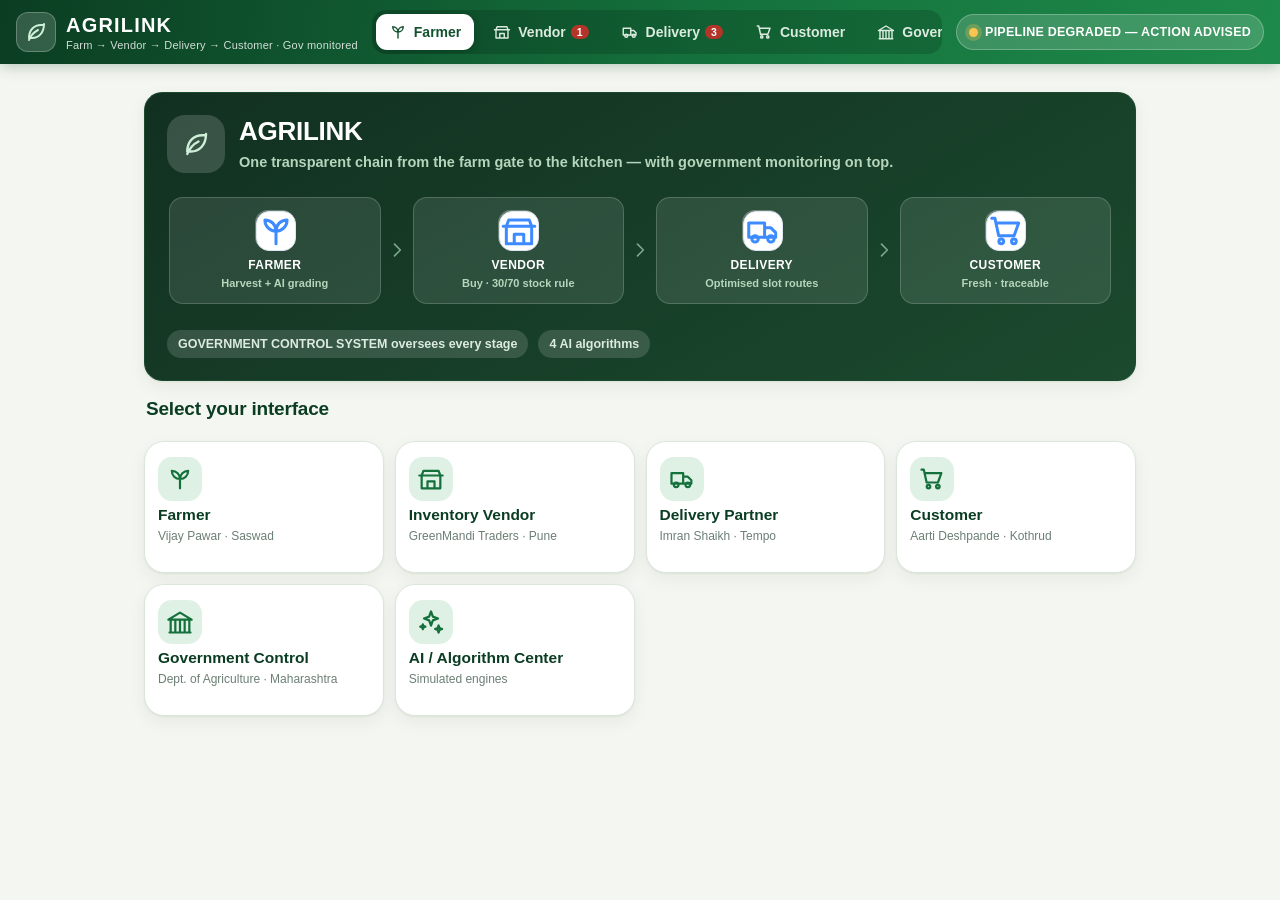
<file: index.html>
<!DOCTYPE html>
<html lang="en">
<head>
<meta charset="utf-8">
<meta name="viewport" content="width=device-width, initial-scale=1, viewport-fit=cover">
<meta name="theme-color" content="#14713C">
<meta name="description" content="AGRILINK — an agricultural supply chain app: Farmer → Inventory Vendor → Delivery Partner → Customer, with a Government monitoring system.">
<title>AGRILINK · Farm → Vendor → Delivery → Customer</title>

<!-- installable PWA-ish metadata -->
<link rel="manifest" href="site.webmanifest">
<meta name="mobile-web-app-capable" content="yes">
<meta name="apple-mobile-web-app-capable" content="yes">
<meta name="apple-mobile-web-app-status-bar-style" content="black-translucent">
<meta name="apple-mobile-web-app-title" content="AGRILINK">
<link rel="apple-touch-icon" href="assets/apple-touch-icon.png">
<link rel="icon" type="image/png" sizes="32x32" href="assets/favicon-32.png">
<link rel="icon" type="image/png" sizes="16x16" href="assets/favicon-16.png">

<!-- link previews (og:image / canonical are made absolute at boot, so sharing works on any Netlify domain) -->
<meta property="og:type" content="website">
<meta property="og:site_name" content="AGRILINK">
<meta property="og:title" content="AGRILINK — Farm → Vendor → Delivery → Customer">
<meta property="og:description" content="A monitored agricultural supply chain: 13 Indian languages, AI crop grading, max 3 vendors per lot, 30% free / 70% reserved stock, optimised delivery routes, kala-bajari alerts and batch traceability.">
<meta property="og:image" content="assets/og-cover.png">
<meta property="og:image:width" content="1200">
<meta property="og:image:height" content="630">
<meta name="twitter:card" content="summary_large_image">
<meta name="twitter:title" content="AGRILINK — Farm → Vendor → Delivery → Customer">
<meta name="twitter:description" content="An agricultural supply-chain app with a government control dashboard.">
<meta name="twitter:image" content="assets/og-cover.png">
<link rel="stylesheet" href="css/styles.css">
<style>
/* Hide any host-injected "Powered by Netlify" badge / drawer (Free-plan overlay).
   Cleanest removal: Netlify dashboard → Project configuration → General → Powered by Netlify badge → Off. */
[id*="netlify" i],[class*="netlify" i],iframe[src*="netlify" i],a[href*="netlify" i],[data-testid*="netlify" i]{display:none!important;visibility:hidden!important;pointer-events:none!important}
</style>
<link rel="icon" href="data:image/svg+xml,<svg xmlns='http://www.w3.org/2000/svg' viewBox='0 0 32 32'><rect width='32' height='32' rx='8' fill='%2314713C'/><path d='M24 8c0 9-5.5 14-12 14H9c0-8 5-13 12-13 1.5 0 3 0 3-.0z M9 24c2-5 5-8 9-10' stroke='%23CFEFD8' stroke-width='2.2' fill='none' stroke-linecap='round'/></svg>">
</head>
<body>
<div id="app">

  <header class="topbar">
    <div class="topbar-in">
      <div class="brand">
        <div class="brand-mark">
          <svg width="24" height="24" viewBox="0 0 24 24" fill="none" stroke="currentColor" stroke-width="2" stroke-linecap="round" stroke-linejoin="round"><path d="M20 4c0 9-5.5 14-12 14H5c0-8 5-13 12-13 1.5 0 3 0 3-.0z"/><path d="M5 20c2-5 5-8 9-10"/></svg>
        </div>
        <div>
          <div class="brand-t">AGRILINK</div>
          <div class="brand-s">Farm → Vendor → Delivery → Customer · Gov monitored</div>
        </div>
      </div>

      <nav class="roleswitch" id="roleSwitch" role="tablist" aria-label="Choose your interface"></nav>

      <div class="topactions">
        <div class="healthpill" id="healthPill" title="Algorithm 4 — pipeline health monitor">
          <span class="dot"></span><span class="lbl" id="healthTxt">CHECKING…</span>
        </div>
      </div>
    </div>
  </header>

  <main id="stage"></main>

  <div id="toasts" aria-live="polite"></div>
  <div id="modalRoot"></div>
  <div class="flash" id="flash"></div>
</div>

<script src="js/i18n.js"></script>
<script src="js/seed.js"></script>
<script src="js/algo.js"></script>
<script src="js/store.js"></script>
<script src="js/ui.js"></script>
<script src="js/apps/farmer.js"></script>
<script src="js/apps/vendor.js"></script>
<script src="js/apps/customer.js"></script>
<script src="js/apps/delivery.js"></script>
<script src="js/apps/gov.js"></script>
<script src="js/apps/center.js"></script>
<script src="js/demo.js"></script>
<script src="js/app.js"></script>
<script>
  /* boot + deploy-friendly absolute meta tags + deep links */
  (function () {
    try {
      var base = location.origin + location.pathname.replace(/[^/]*$/, '');
      var set = function (sel, attr, val) { var n = document.querySelector(sel); if (n) n.setAttribute(attr, val); };
      set('meta[property="og:image"]', 'content', base + 'assets/og-cover.png');
      set('meta[name="twitter:image"]', 'content', base + 'assets/og-cover.png');
      var mu = document.createElement('meta');
      mu.setAttribute('property', 'og:url'); mu.setAttribute('content', base); document.head.appendChild(mu);
      var lc = document.createElement('link'); lc.rel = 'canonical'; lc.href = base; document.head.appendChild(lc);
    } catch (e) { }
    function boot() { try { AG.app.init(); } catch (e) { console.error('AGRILINK boot failed', e); } }
    if (document.readyState === 'loading') document.addEventListener('DOMContentLoaded', boot);
    else boot();
  })();
</script>
<script>
/* Removes the host-injected "Powered by Netlify" badge/drawer if CSS alone is not enough.
   Watches only direct <body> children, so the app's own rendering is untouched. */
(function () {
  var RE = /netlify/i;
  function suspect(n) {
    try {
      if (!n || n.nodeType !== 1 || n.tagName === 'SCRIPT' || n.id === 'app') return false;
      var a = (n.id || '') + ' ' + (typeof n.className === 'string' ? n.className : '') + ' ' +
        ((n.getAttribute && (n.getAttribute('src') || '')) || '') + ' ' +
        ((n.getAttribute && (n.getAttribute('href') || '')) || '') + ' ' +
        ((n.getAttribute && (n.getAttribute('data-testid') || '')) || '');
      if (RE.test(a)) return true;
      if (n.querySelector && n.querySelector('[id*="netlify" i],[class*="netlify" i],iframe[src*="netlify" i],a[href*="netlify" i]')) return true;
    } catch (e) { }
    return false;
  }
  function sweep() {
    try {
      if (!document.body) return;
      for (var i = document.body.children.length - 1; i >= 0; i--) {
        var n = document.body.children[i];
        if (suspect(n)) n.parentNode.removeChild(n);
      }
      var deep = document.querySelectorAll('[id*="netlify" i],[class*="netlify" i],iframe[src*="netlify" i]');
      for (var j = 0; j < deep.length; j++) {
        var d = deep[j];
        if (d.closest && d.closest('#app')) continue;
        if (d.parentNode) d.parentNode.removeChild(d);
      }
    } catch (e) { }
  }
  sweep();
  document.addEventListener('DOMContentLoaded', sweep);
  if (window.MutationObserver && document.body) {
    try {
      new MutationObserver(function (muts) {
        for (var k = 0; k < muts.length; k++) {
          var added = muts[k].addedNodes;
          for (var m = 0; m < added.length; m++) if (suspect(added[m])) sweep();
        }
      }).observe(document.body, { childList: true });
    } catch (e) { }
  }
  setTimeout(sweep, 800); setTimeout(sweep, 2500); setTimeout(sweep, 6000);
})();
</script>
</body>
</html>
</file>
<file: css/styles.css>
/* ============================================================
   AGRILINK — Design system
   White/green agricultural identity for the four field apps,
   professional navy dashboard for government monitoring.
   Mobile-first · large tap targets · high readability.
   ============================================================ */
:root{
  --sai:env(safe-area-inset-bottom,0px); --tbh:118px;
  --g900:#0B3D22; --g800:#12512E; --g700:#14713C; --g600:#1E8A4A; --g500:#2E9E5B;
  --g300:#7FC79B; --g100:#DFF0E4; --g50:#F1F8F1;
  --ink:#12211A; --ink2:#3D5147; --ink3:#6C7F74; --line:#DCE7DC; --line2:#EDF2EC;
  --bg:#F4F7F1; --card:#FFFFFF;
  --amber:#D98A16; --amber-bg:#FFF5E2; --amber-line:#F2D9A6;
  --blue:#20609F; --blue-bg:#E9F1FB; --blue-line:#C3D8EE;
  --teal:#0E7C86; --teal-bg:#E4F5F6;
  --violet:#6348B8; --violet-bg:#F0EBFB;
  --red:#B3352A; --red-bg:#FDECEA; --red-line:#F3C9C4;
  --grey:#5D6B62; --grey-bg:#EEF1EE;
  --gov:#0F1E33; --gov2:#16293F; --gov-line:#26405C; --gov-accent:#3D8BFF; --gov-cyan:#28C7D6;
  --sh1:0 1px 2px rgba(16,40,25,.06),0 6px 18px rgba(16,40,25,.06);
  --sh2:0 2px 6px rgba(16,40,25,.08),0 16px 40px rgba(16,40,25,.10);
  --r:18px; --r-sm:12px; --r-lg:26px;
  --tap:54px;
  --fnt:-apple-system,BlinkMacSystemFont,"Segoe UI",Roboto,"Noto Sans","Noto Sans Devanagari","Noto Sans Bengali","Noto Sans Tamil","Noto Sans Telugu","Noto Sans Kannada","Noto Sans Malayalam","Noto Sans Gurmukhi","Noto Sans Oriya","Noto Sans Arabic",Helvetica,Arial,sans-serif;
}
*{box-sizing:border-box}
html,body{margin:0;padding:0}
body{font-family:var(--fnt);background:var(--bg);color:var(--ink);-webkit-font-smoothing:antialiased;font-size:16px;line-height:1.45}
body[dir="rtl"] .screen,body[dir="rtl"] .wide{direction:rtl}
h1,h2,h3,h4{margin:0;line-height:1.25;font-weight:800;letter-spacing:-.01em}
p{margin:0}
button{font-family:inherit}
svg.ic{flex:0 0 auto;display:block}
.muted{color:var(--ink3)}
.big{font-size:17px}
.center{text-align:center}
.row{display:flex;align-items:center;gap:10px}
.row.wrap{flex-wrap:wrap}
.between{display:flex;align-items:center;justify-content:space-between;gap:10px}
.grow{flex:1;min-width:0}
.trunc{overflow:hidden;text-overflow:ellipsis;white-space:nowrap}
.hide{display:none!important}

/* ============================ TOP BAR ============================ */
#app{min-height:100vh;min-height:100dvh;display:flex;flex-direction:column}
.topbar{position:sticky;top:0;z-index:60;background:linear-gradient(100deg,#0B3D22,#14713C 55%,#1E8A4A);color:#fff;
  box-shadow:0 2px 14px rgba(11,61,34,.28)}
.topbar-in{max-width:1500px;margin:0 auto;padding:10px 16px;display:flex;align-items:center;gap:14px;flex-wrap:wrap}
.brand{display:flex;align-items:center;gap:10px;min-width:0}
.brand-mark{width:40px;height:40px;border-radius:12px;background:rgba(255,255,255,.16);display:grid;place-items:center;border:1px solid rgba(255,255,255,.25)}
.brand-mark svg{color:#CFEFD8}
.brand-t{font-size:20px;font-weight:900;letter-spacing:.06em}
.brand-s{font-size:11px;opacity:.82;letter-spacing:.02em;margin-top:-2px}
.roleswitch{display:flex;gap:6px;overflow-x:auto;padding:4px;background:rgba(0,0,0,.16);border-radius:14px;scrollbar-width:none;flex:1;min-width:280px}
.roleswitch::-webkit-scrollbar{display:none}
.rchip{display:flex;align-items:center;gap:7px;padding:9px 13px;border-radius:11px;border:0;background:transparent;color:#DCEBDF;
  font-size:14px;font-weight:700;cursor:pointer;white-space:nowrap;transition:.16s}
.rchip:hover{background:rgba(255,255,255,.12);color:#fff}
.rchip[aria-selected="true"]{background:#fff;color:var(--g800);box-shadow:0 2px 10px rgba(0,0,0,.2)}
.rchip .badge{background:var(--red);color:#fff;border-radius:999px;font-size:10.5px;padding:1px 6px;font-weight:800;margin-left:-2px}
.topactions{display:flex;align-items:center;gap:8px;margin-left:auto}
.tbtn{display:flex;align-items:center;gap:7px;background:rgba(255,255,255,.14);border:1px solid rgba(255,255,255,.24);color:#fff;
  padding:9px 13px;border-radius:12px;font-size:13.5px;font-weight:700;cursor:pointer;transition:.16s;white-space:nowrap}
.tbtn:hover{background:rgba(255,255,255,.24)}
.tbtn.solid{background:#fff;color:var(--g800)}
.tbtn.warn{background:#FFD9A0;color:#7A4A05;border-color:#FFC578}
.healthpill{display:flex;align-items:center;gap:7px;padding:8px 12px;border-radius:999px;font-size:12.5px;font-weight:800;letter-spacing:.02em;
  background:rgba(255,255,255,.16);border:1px solid rgba(255,255,255,.26)}
.healthpill .dot{width:9px;height:9px;border-radius:50%;background:#5EE08A;box-shadow:0 0 0 4px rgba(94,224,138,.25);animation:blip 2.4s infinite}
.healthpill.warn .dot{background:#FFC44D;box-shadow:0 0 0 4px rgba(255,196,77,.25)}
.healthpill.bad .dot{background:#FF7A6B;box-shadow:0 0 0 4px rgba(255,122,107,.28)}
@keyframes blip{0%,100%{opacity:1}50%{opacity:.45}}

/* ============================ STAGE / DEVICE ============================ */
#stage{flex:1;display:flex;justify-content:center;align-items:flex-start;padding:18px 12px 34px;gap:18px;max-width:1500px;margin:0 auto;width:100%}
.device{width:100%;max-width:430px;background:#0E1B14;border-radius:44px;padding:11px;box-shadow:var(--sh2);position:sticky;top:86px}
.device-screen{background:var(--bg);border-radius:34px;overflow:hidden;height:min(858px,calc(100dvh - 150px));display:flex;flex-direction:column;position:relative}
.notch{position:absolute;top:9px;left:50%;transform:translateX(-50%);width:104px;height:22px;background:#0E1B14;border-radius:0 0 14px 14px;z-index:30;opacity:.9}
.statusbar{height:32px;display:flex;align-items:center;justify-content:space-between;padding:0 20px;font-size:11.5px;font-weight:700;color:var(--ink3);background:transparent;flex:0 0 auto}
.screen{flex:1;overflow-y:auto;overflow-x:hidden;-webkit-overflow-scrolling:touch;scroll-behavior:smooth;padding-bottom:14px}
.screen::-webkit-scrollbar{width:6px}.screen::-webkit-scrollbar-thumb{background:#C9D8C9;border-radius:9px}
.side-note{width:300px;flex:0 0 300px;position:sticky;top:96px}

/* app header inside screen */
.apphead{padding:14px 16px 12px;background:linear-gradient(160deg,#FFFFFF,#F0F7EE);border-bottom:1px solid var(--line);position:relative}
.apphead.green{background:linear-gradient(150deg,#14713C,#2E9E5B);color:#fff;border:0}
.apphead.green .muted{color:rgba(255,255,255,.82)}
.apphead h2{font-size:22px}
.apphead .sub{font-size:13.5px;margin-top:2px}
.head-row{display:flex;align-items:center;gap:11px}
.avatar{width:46px;height:46px;border-radius:15px;background:var(--g100);color:var(--g700);display:grid;place-items:center;font-weight:900;font-size:17px;flex:0 0 auto;border:1px solid var(--g100)}
.apphead.green .avatar{background:rgba(255,255,255,.2);color:#fff;border-color:rgba(255,255,255,.3)}
.iconbtn{width:44px;height:44px;border-radius:14px;border:1px solid var(--line);background:#fff;display:grid;place-items:center;color:var(--g700);cursor:pointer;position:relative;flex:0 0 auto}
.iconbtn:active{transform:scale(.95)}
.iconbtn .nb{position:absolute;top:-5px;right:-5px;background:var(--red);color:#fff;font-size:10.5px;font-weight:800;min-width:19px;height:19px;border-radius:999px;display:grid;place-items:center;padding:0 4px;border:2px solid #fff}
.apphead.green .iconbtn{background:rgba(255,255,255,.18);border-color:rgba(255,255,255,.3);color:#fff}

/* tab bar */
.tabbar{flex:0 0 auto;display:flex;background:#fff;border-top:1px solid var(--line);padding:6px 4px calc(6px + env(safe-area-inset-bottom))}
.tab{flex:1;display:flex;flex-direction:column;align-items:center;gap:3px;padding:8px 2px;border:0;background:transparent;color:var(--ink3);
  font-size:11px;font-weight:700;cursor:pointer;border-radius:12px;position:relative;min-height:56px;justify-content:center}
.tab[aria-selected="true"]{color:var(--g700);background:var(--g50)}
.tab[aria-selected="true"] svg{transform:translateY(-1px)}
.tab .nb{position:absolute;top:4px;right:calc(50% - 20px);background:var(--red);color:#fff;font-size:9.5px;font-weight:800;min-width:17px;height:17px;border-radius:999px;display:grid;place-items:center;padding:0 4px}
.tab.center-fab{position:relative}
.tab.center-fab .fab{width:52px;height:52px;border-radius:18px;background:linear-gradient(150deg,var(--g600),var(--g500));color:#fff;display:grid;place-items:center;
  box-shadow:0 8px 20px rgba(30,138,74,.4);margin-top:-22px;border:3px solid #fff}

/* ============================ COMPONENTS ============================ */
.sec{padding:14px 16px 4px}
.sec-h{display:flex;align-items:center;justify-content:space-between;gap:10px;margin-bottom:10px}
.sec-h h3{font-size:16.5px;color:var(--g900)}
.sec-h .link{font-size:13px;font-weight:800;color:var(--g600);background:none;border:0;cursor:pointer;display:flex;align-items:center;gap:3px}
.card{background:var(--card);border:1px solid var(--line);border-radius:var(--r);padding:14px;box-shadow:var(--sh1);margin-bottom:12px}
.card.tight{padding:11px}
.card.flat{box-shadow:none}
.card.green{background:linear-gradient(150deg,#F1F9F1,#E7F4E9);border-color:#CDE7D2}
.card.amber{background:var(--amber-bg);border-color:var(--amber-line)}
.card.blue{background:var(--blue-bg);border-color:var(--blue-line)}
.card.red{background:var(--red-bg);border-color:var(--red-line)}
.card.dark{background:linear-gradient(150deg,#123021,#1B4A2E);color:#EAF6EC;border-color:#1B4A2E}
.card.dark .muted{color:#B6D6BC}
.card-h{display:flex;align-items:flex-start;gap:11px}
.card-ic{width:44px;height:44px;border-radius:14px;display:grid;place-items:center;background:var(--g100);color:var(--g700);flex:0 0 auto}
.card-ic.amber{background:var(--amber-bg);color:var(--amber)}
.card-ic.blue{background:var(--blue-bg);color:var(--blue)}
.card-ic.red{background:var(--red-bg);color:var(--red)}
.card-ic.teal{background:var(--teal-bg);color:var(--teal)}
.card-ic.violet{background:var(--violet-bg);color:var(--violet)}
.card-t{font-size:16px;font-weight:800;color:var(--g900)}
.card-s{font-size:13px;color:var(--ink3);margin-top:1px}

/* buttons */
.btn{display:inline-flex;align-items:center;justify-content:center;gap:8px;min-height:48px;padding:11px 16px;border-radius:14px;border:1.5px solid transparent;
  font-size:16px;font-weight:800;cursor:pointer;transition:.15s;background:var(--g600);color:#fff;box-shadow:0 3px 10px rgba(30,138,74,.22);text-align:center}
.btn:hover{filter:brightness(1.05)}
.btn:active{transform:translateY(1px) scale(.99)}
.btn[disabled]{opacity:.45;cursor:not-allowed;box-shadow:none}
.btn.lg{min-height:var(--tap);font-size:18px;padding:14px 20px;border-radius:16px}
.btn.xl{min-height:64px;font-size:19px;border-radius:18px;width:100%}
.btn.block{width:100%}
.btn.ghost{background:#fff;color:var(--g700);border-color:var(--line);box-shadow:none}
.btn.soft{background:var(--g100);color:var(--g800);box-shadow:none}
.btn.amber{background:var(--amber);box-shadow:0 3px 10px rgba(217,138,22,.24)}
.btn.blue{background:var(--blue);box-shadow:0 3px 10px rgba(32,96,159,.22)}
.btn.red{background:var(--red);box-shadow:0 3px 10px rgba(179,53,42,.2)}
.btn.dark{background:var(--g900)}
.btn.sm{min-height:38px;font-size:14px;padding:7px 12px;border-radius:11px}
.btn-row{display:flex;gap:9px}
.btn-row .btn{flex:1}

/* big home actions (low-literacy friendly) */
.grid-actions{display:grid;grid-template-columns:1fr 1fr;gap:11px;padding:0 16px}
.grid-actions.three{grid-template-columns:1fr 1fr 1fr}
.bigact{display:flex;flex-direction:column;align-items:flex-start;gap:5px;padding:15px 13px;border-radius:20px;border:1.5px solid var(--line);
  background:#fff;cursor:pointer;min-height:104px;text-align:left;box-shadow:var(--sh1);transition:.15s;position:relative;overflow:hidden}
.bigact:hover{border-color:var(--g300);transform:translateY(-1px)}
.bigact:active{transform:scale(.98)}
.bigact-ic{width:44px;height:44px;border-radius:14px;background:var(--g100);color:var(--g700);display:grid;place-items:center}
.bigact-t{font-size:15.5px;font-weight:800;color:var(--g900);line-height:1.2}
.bigact-s{font-size:12px;color:var(--ink3);line-height:1.25}
.bigact.hero{grid-column:1/-1;background:linear-gradient(140deg,#14713C,#2E9E5B);border-color:#14713C;color:#fff;min-height:118px;flex-direction:row;align-items:center;gap:14px}
.bigact.hero .bigact-ic{width:60px;height:60px;border-radius:20px;background:rgba(255,255,255,.22);color:#fff}
.bigact.hero .bigact-t{color:#fff;font-size:20px}
.bigact.hero .bigact-s{color:rgba(255,255,255,.85);font-size:13px}
.bigact .nb{position:absolute;top:10px;right:10px;background:var(--red);color:#fff;font-size:11px;font-weight:800;min-width:21px;height:21px;border-radius:999px;display:grid;place-items:center;padding:0 5px}
.bigact.amber .bigact-ic{background:var(--amber-bg);color:var(--amber)}
.bigact.blue .bigact-ic{background:var(--blue-bg);color:var(--blue)}
.bigact.violet .bigact-ic{background:var(--violet-bg);color:var(--violet)}
.bigact.teal .bigact-ic{background:var(--teal-bg);color:var(--teal)}

/* pills / badges */
.pill{display:inline-flex;align-items:center;gap:5px;padding:4px 10px;border-radius:999px;font-size:12.5px;font-weight:800;background:var(--grey-bg);color:var(--grey);border:1px solid transparent;white-space:nowrap}
.pill.green{background:var(--g100);color:var(--g800)}
.pill.amber{background:var(--amber-bg);color:#8A5A0B}
.pill.blue{background:var(--blue-bg);color:var(--blue)}
.pill.red{background:var(--red-bg);color:var(--red)}
.pill.teal{background:var(--teal-bg);color:var(--teal)}
.pill.violet{background:var(--violet-bg);color:var(--violet)}
.pill.grey{background:var(--grey-bg);color:var(--grey)}
.pill.dark{background:var(--g900);color:#fff}
.pill.lg{font-size:14px;padding:7px 13px}
.pill-row{display:flex;gap:6px;flex-wrap:wrap}

/* stats */
.stat{display:flex;align-items:center;gap:11px;background:#fff;border:1px solid var(--line);border-radius:16px;padding:12px;box-shadow:var(--sh1)}
.stat-ic{width:42px;height:42px;border-radius:13px;background:var(--g100);color:var(--g700);display:grid;place-items:center;flex:0 0 auto}
.stat-v{font-size:20px;font-weight:900;color:var(--g900);line-height:1.1}
.stat-l{font-size:12.5px;color:var(--ink3);font-weight:600}
.stat-s{font-size:11.5px;color:var(--g600);font-weight:700;margin-top:1px}
.stat.amber .stat-ic{background:var(--amber-bg);color:var(--amber)} .stat.amber .stat-v{color:#8A5A0B}
.stat.blue .stat-ic{background:var(--blue-bg);color:var(--blue)} .stat.blue .stat-v{color:var(--blue)}
.stat.red .stat-ic{background:var(--red-bg);color:var(--red)} .stat.red .stat-v{color:var(--red)}
.stat.teal .stat-ic{background:var(--teal-bg);color:var(--teal)} .stat.teal .stat-v{color:var(--teal)}
.stat.violet .stat-ic{background:var(--violet-bg);color:var(--violet)} .stat.violet .stat-v{color:var(--violet)}
.stats2{display:grid;grid-template-columns:1fr 1fr;gap:10px}
.stats3{display:grid;grid-template-columns:1fr 1fr 1fr;gap:9px}

/* progress + split */
.prog{height:9px;background:#E8EFE6;border-radius:99px;overflow:hidden}
.prog-bar{height:100%;background:linear-gradient(90deg,var(--g600),var(--g500));border-radius:99px;transition:width .5s}
.prog-bar.amber{background:linear-gradient(90deg,#E0A02C,#F0C060)}
.prog-bar.blue{background:linear-gradient(90deg,#2A6CB0,#5AA0DC)}
.prog-bar.red{background:linear-gradient(90deg,#C0453A,#E0796E)}
.prog-label{font-size:12px;color:var(--ink3);margin-top:5px;font-weight:600}
.split{margin:4px 0 2px}
.split-bar{display:flex;height:34px;border-radius:12px;overflow:hidden;border:1.5px solid var(--line);background:#fff}
.split-free{background:repeating-linear-gradient(135deg,#F2C879,#F2C879 8px,#EBB95F 8px,#EBB95F 16px);display:grid;place-items:center;min-width:34px}
.split-res{background:linear-gradient(120deg,#1E8A4A,#2E9E5B);display:grid;place-items:center;min-width:44px}
.split-bar span{color:#fff;font-size:13px;font-weight:900;text-shadow:0 1px 2px rgba(0,0,0,.25)}
.split-free span{color:#5C3C05;text-shadow:none}
.split-legend{display:flex;gap:12px;flex-wrap:wrap;margin-top:8px;font-size:12.5px;color:var(--ink2);font-weight:600}
.split-legend .lg{display:flex;align-items:center;gap:6px}
.split-legend i{width:13px;height:13px;border-radius:4px;display:block}
.split-legend .free i{background:#EBB95F}
.split-legend .res i{background:var(--g600)}
.split-legend b{color:var(--g900)}

/* lists */
.list{display:flex;flex-direction:column;gap:10px}
.li{display:flex;align-items:center;gap:12px;background:#fff;border:1px solid var(--line);border-radius:16px;padding:12px;box-shadow:var(--sh1);cursor:pointer;transition:.14s;width:100%;text-align:left}
.li:hover{border-color:var(--g300)}
.li:active{transform:scale(.99)}
.li.static{cursor:default}
.li-ic{width:44px;height:44px;border-radius:14px;background:var(--g50);color:var(--g700);display:grid;place-items:center;flex:0 0 auto;border:1px solid var(--line2)}
.li-t{font-size:15.5px;font-weight:800;color:var(--g900)}
.li-s{font-size:13px;color:var(--ink3);margin-top:1px}
.li-r{text-align:right;font-size:14px;font-weight:800;color:var(--g700);flex:0 0 auto}
.empty{display:flex;flex-direction:column;align-items:center;gap:9px;padding:32px 18px;color:var(--ink3);text-align:center}
.empty svg{color:#B9CBB9}
.empty p{font-size:14.5px;max-width:280px}

/* forms */
.field{margin-bottom:12px}
.field label{display:block;font-size:13.5px;font-weight:800;color:var(--ink2);margin-bottom:6px}
.input,.select,.textarea{width:100%;min-height:52px;padding:13px 14px;border-radius:14px;border:1.5px solid var(--line);background:#fff;
  font-size:17px;font-weight:600;color:var(--ink);font-family:inherit}
.input:focus,.select:focus,.textarea:focus{outline:none;border-color:var(--g500);box-shadow:0 0 0 4px rgba(46,158,91,.14)}
.textarea{min-height:80px;resize:vertical}
.hint{font-size:12.5px;color:var(--ink3);margin-top:5px}
.stepper-input{display:flex;align-items:center;gap:9px}
.stepper-input button{width:52px;height:52px;border-radius:15px;border:1.5px solid var(--line);background:#fff;color:var(--g700);font-size:24px;font-weight:900;cursor:pointer}
.stepper-input .val{flex:1;text-align:center;font-size:22px;font-weight:900;color:var(--g900);background:var(--g50);border-radius:15px;padding:11px;border:1.5px solid var(--line2)}
.slider{-webkit-appearance:none;appearance:none;width:100%;height:12px;border-radius:99px;background:linear-gradient(90deg,var(--g500) var(--p,40%),#E1E9DF var(--p,40%));outline:none}
.slider::-webkit-slider-thumb{-webkit-appearance:none;width:34px;height:34px;border-radius:50%;background:#fff;border:5px solid var(--g600);cursor:pointer;box-shadow:0 3px 10px rgba(0,0,0,.2)}
.slider::-moz-range-thumb{width:26px;height:26px;border-radius:50%;background:#fff;border:5px solid var(--g600);cursor:pointer}
.chips{display:flex;gap:8px;flex-wrap:wrap}
.chip{padding:11px 15px;border-radius:14px;border:1.5px solid var(--line);background:#fff;font-size:15px;font-weight:800;color:var(--ink2);cursor:pointer}
.chip[aria-pressed="true"]{background:var(--g600);border-color:var(--g600);color:#fff}
.chip.sm{padding:7px 11px;font-size:13px;border-radius:11px}

/* stepper (journey) */
.stepper{display:flex;align-items:flex-start;gap:0;padding:4px 0 2px;overflow-x:auto;scrollbar-width:none}
.stepper::-webkit-scrollbar{display:none}
.stp{display:flex;flex-direction:column;align-items:center;gap:5px;min-width:62px;text-align:center}
.stp-dot{width:26px;height:26px;border-radius:50%;background:#E4EBE2;color:var(--ink3);display:grid;place-items:center;font-size:12px;font-weight:900;border:2px solid #fff;box-shadow:0 0 0 1.5px var(--line)}
.stp.done .stp-dot{background:var(--g600);color:#fff;box-shadow:0 0 0 1.5px var(--g600)}
.stp.now .stp-dot{background:#fff;color:var(--g700);box-shadow:0 0 0 3px var(--g500);animation:pulsering 1.8s infinite}
@keyframes pulsering{0%,100%{box-shadow:0 0 0 3px var(--g500)}50%{box-shadow:0 0 0 6px rgba(46,158,91,.35)}}
.stp-l{font-size:10.5px;font-weight:700;color:var(--ink3);line-height:1.2;max-width:70px}
.stp.done .stp-l,.stp.now .stp-l{color:var(--g800)}
.stp-line{flex:1;height:3px;background:var(--line);margin-top:12px;min-width:12px;border-radius:2px}
.stp-line.done{background:var(--g500)}

/* map */
.map-wrap{position:relative;border-radius:16px;overflow:hidden;border:1px solid var(--line);background:#F2F8EC}
.map{display:block;width:100%}
.map-lbl{font-size:10.5px;font-weight:800;fill:#243A2B;paint-order:stroke;stroke:#fff;stroke-width:3px;stroke-linejoin:round}
.map-lbl.r{fill:#14713C;font-size:12px}
.map-num{font-size:12px;font-weight:900}
.route-line{animation:dash 1.1s linear infinite}
@keyframes dash{to{stroke-dashoffset:-36}}
.pulse{animation:pulse 1.9s ease-out infinite}
@keyframes pulse{0%{r:8;opacity:.45}100%{r:22;opacity:0}}
.map-legend{display:flex;gap:12px;flex-wrap:wrap;padding:9px 11px;background:#fff;border-top:1px solid var(--line);font-size:11.5px;font-weight:700;color:var(--ink2)}
.map-legend span{display:flex;align-items:center;gap:5px}
.map-legend i{width:11px;height:11px;border-radius:50%;display:block}
.map-empty{padding:26px;text-align:center;color:var(--ink3);background:var(--g50);border-radius:16px;border:1px dashed var(--line)}

/* donut / bars / gauge */
.donut{display:block;margin:0 auto}
.donut-v{font-size:22px;font-weight:900;fill:var(--g900)}
.donut-l{font-size:10.5px;font-weight:700;fill:var(--ink3)}
.bars{display:block}
.bar-v{font-size:10px;font-weight:800;fill:var(--g800)}
.bar-l{font-size:9.5px;font-weight:700;fill:var(--ink3)}
.spark{display:block}
.gauge{position:relative;text-align:center;width:118px}
.gauge-svg{width:100%;color:var(--g500)}
.gauge.amber .gauge-svg{color:var(--amber)} .gauge.red .gauge-svg{color:var(--red)} .gauge.blue .gauge-svg{color:var(--blue)}
.gauge-v{position:absolute;top:26px;left:0;right:0;font-size:22px;font-weight:900;color:var(--g900)}
.gauge-v small{font-size:12px;font-weight:800;color:var(--ink3)}
.gauge-l{font-size:11.5px;font-weight:700;color:var(--ink3);margin-top:-6px}

/* modal / toast */
.modal-wrap{position:fixed;inset:0;z-index:200;display:flex;align-items:center;justify-content:center;padding:18px;opacity:0;transition:.2s}
.modal-wrap.in{opacity:1}
.modal-bg{position:absolute;inset:0;background:rgba(9,26,16,.55);backdrop-filter:blur(2px)}
.modal{position:relative;background:#fff;border-radius:22px;max-width:520px;width:100%;max-height:86vh;display:flex;flex-direction:column;box-shadow:0 24px 70px rgba(0,0,0,.35);transform:translateY(10px) scale(.98);transition:.22s}
.modal-wrap.in .modal{transform:none}
.modal.wide{max-width:920px}
.modal-h{display:flex;align-items:center;gap:10px;padding:15px 16px;border-bottom:1px solid var(--line)}
.modal-h svg{color:var(--g700)}
.modal-h h3{font-size:17.5px;flex:1;color:var(--g900)}
.modal-b{padding:16px;overflow-y:auto}
.modal-f{padding:13px 16px;border-top:1px solid var(--line);display:flex;gap:9px}
.modal-f .btn{flex:1}
.icbtn{width:36px;height:36px;border-radius:11px;border:1px solid var(--line);background:#fff;color:var(--ink3);display:grid;place-items:center;cursor:pointer}
.modal-wrap.sheet{align-items:flex-end;padding:0}
.modal-wrap.sheet .modal{max-width:430px;border-radius:26px 26px 0 0;margin:0 auto;width:100%}
#toasts{position:fixed;left:50%;transform:translateX(-50%);bottom:22px;z-index:300;display:flex;flex-direction:column;gap:8px;align-items:center;pointer-events:none;width:min(430px,92vw)}
.toast{display:flex;align-items:center;gap:9px;background:#123021;color:#EAF6EC;padding:12px 15px;border-radius:15px;font-size:14.5px;font-weight:700;
  box-shadow:0 12px 30px rgba(0,0,0,.3);opacity:0;transform:translateY(14px);transition:.28s;max-width:100%}
.toast.in{opacity:1;transform:none}
.toast svg{color:#7FE0A3;flex:0 0 auto}
.toast.bad{background:#5E1B14}.toast.bad svg{color:#FF9C8E}
.toast.warn{background:#5C430A}.toast.warn svg{color:#FFD479}

/* ============================================================
   FARMER APP specifics
   ============================================================ */
.langwrap{padding:20px 18px 30px;background:linear-gradient(170deg,#0F5130,#2E9E5B 60%,#7FC79B);min-height:100%;color:#fff}
.langwrap .lm{width:76px;height:76px;border-radius:26px;background:rgba(255,255,255,.18);display:grid;place-items:center;margin:6px auto 14px;border:1px solid rgba(255,255,255,.3)}
.langwrap h1{font-size:26px;text-align:center}
.langwrap .lsub{text-align:center;font-size:14.5px;opacity:.9;margin-top:6px;margin-bottom:20px}
.langgrid{display:grid;grid-template-columns:1fr 1fr;gap:10px}
.langbtn{background:rgba(255,255,255,.95);border:2px solid transparent;border-radius:18px;padding:15px 12px;cursor:pointer;text-align:center;color:var(--g900);
  min-height:78px;display:flex;flex-direction:column;align-items:center;justify-content:center;gap:2px;transition:.15s;box-shadow:0 4px 14px rgba(0,0,0,.12)}
.langbtn:hover{transform:translateY(-2px)}
.langbtn[aria-pressed="true"]{background:#FFD98A;border-color:#fff}
.langbtn .native{font-size:19px;font-weight:900;line-height:1.15}
.langbtn .en{font-size:12px;font-weight:700;color:var(--ink3)}

/* camera */
.cam{background:#FCFDFB;min-height:100%;display:flex;flex-direction:column;padding:16px}
.cam-top{display:flex;align-items:center;justify-content:space-between;margin-bottom:8px}
.cam-stage{flex:1;display:grid;place-items:center;position:relative;padding:8px 0}
.cam-frame{width:min(78vw,300px);aspect-ratio:1/1;position:relative;background:#fff;border-radius:22px;box-shadow:0 0 0 3px #DCE7DC,0 18px 50px rgba(16,40,25,.10)}
.cam-frame .corner{position:absolute;width:42px;height:42px;border:6px solid var(--g600);border-radius:6px}
.cam-frame .c1{top:-4px;left:-4px;border-right:0;border-bottom:0;border-radius:16px 0 0 0}
.cam-frame .c2{top:-4px;right:-4px;border-left:0;border-bottom:0;border-radius:0 16px 0 0}
.cam-frame .c3{bottom:-4px;left:-4px;border-right:0;border-top:0;border-radius:0 0 0 16px}
.cam-frame .c4{bottom:-4px;right:-4px;border-left:0;border-top:0;border-radius:0 0 16px 0}
.cam-inner{position:absolute;inset:14px;display:grid;place-items:center;border-radius:14px;overflow:hidden;background:linear-gradient(160deg,#F5FAF0,#EAF4E6)}
.cam-hint{position:absolute;inset:0;display:flex;flex-direction:column;align-items:center;justify-content:center;gap:8px;color:var(--g700);text-align:center;padding:14px}
.cam-hint .t{font-size:17px;font-weight:900;color:var(--g900);line-height:1.3}
.cam-hint .s{font-size:13.5px;color:var(--ink3);font-weight:600}
.cam-scan{position:absolute;left:6%;right:6%;height:4px;border-radius:4px;background:linear-gradient(90deg,transparent,#2E9E5B,transparent);animation:scan 2.1s ease-in-out infinite;box-shadow:0 0 16px rgba(46,158,91,.7)}
@keyframes scan{0%{top:8%}50%{top:88%}100%{top:8%}}
.cam-photo{position:absolute;inset:0;display:grid;place-items:center;animation:pop .35s}
@keyframes pop{from{transform:scale(1.14);opacity:0}to{transform:none;opacity:1}}
.cam-bar{display:flex;align-items:center;justify-content:space-between;gap:14px;padding:14px 4px 4px}
.shutter{width:82px;height:82px;border-radius:50%;background:#fff;border:6px solid var(--g600);cursor:pointer;position:relative;box-shadow:0 8px 24px rgba(30,138,74,.3);transition:.12s}
.shutter:active{transform:scale(.93)}
.shutter::after{content:"";position:absolute;inset:7px;border-radius:50%;background:linear-gradient(150deg,var(--g600),var(--g500))}
.cam-side{width:60px;height:60px;border-radius:20px;border:1.5px solid var(--line);background:#fff;display:grid;place-items:center;color:var(--g700);cursor:pointer}
.flash{position:fixed;inset:0;background:#fff;opacity:0;pointer-events:none;z-index:400}
.flash.go{animation:flash .42s}
@keyframes flash{0%{opacity:0}18%{opacity:.95}100%{opacity:0}}

/* AI analysing */
.analyzing{min-height:100%;background:linear-gradient(170deg,#0B3D22,#14713C 55%,#1E8A4A);color:#fff;padding:22px 18px;display:flex;flex-direction:column;align-items:center}
.ring{width:150px;height:150px;position:relative;margin:14px 0 10px}
.ring svg{transform:rotate(-90deg)}
.ring-v{position:absolute;inset:0;display:grid;place-items:center;font-size:30px;font-weight:900}
.an-title{font-size:21px;font-weight:900;text-align:center}
.an-sub{font-size:14px;opacity:.85;text-align:center;margin-top:4px}
.an-list{width:100%;max-width:340px;margin-top:18px;display:flex;flex-direction:column;gap:7px}
.an-item{display:flex;align-items:center;gap:10px;background:rgba(255,255,255,.11);border:1px solid rgba(255,255,255,.16);border-radius:13px;padding:9px 12px;font-size:14px;font-weight:700;opacity:0;transform:translateY(6px);animation:slidein .35s forwards}
@keyframes slidein{to{opacity:1;transform:none}}
.an-item svg{color:#8FE6AE}
.an-item .val{margin-left:auto;font-weight:900;color:#D6F5DF;font-size:13.5px}

/* result cards */
.res-grid{display:grid;grid-template-columns:1fr 1fr;gap:10px}
.res{background:#fff;border:1px solid var(--line);border-radius:16px;padding:11px 12px;box-shadow:var(--sh1)}
.res-l{font-size:11.5px;font-weight:800;color:var(--ink3);text-transform:uppercase;letter-spacing:.03em;display:flex;align-items:center;gap:5px}
.res-v{font-size:19px;font-weight:900;color:var(--g900);margin-top:3px;line-height:1.15}
.res-s{font-size:11.5px;color:var(--ink3);font-weight:600;margin-top:2px}
.res.full{grid-column:1/-1}
.res.hero{background:linear-gradient(150deg,#14713C,#2E9E5B);border-color:#14713C;color:#fff}
.res.hero .res-l{color:rgba(255,255,255,.8)} .res.hero .res-v{color:#fff;font-size:26px} .res.hero .res-s{color:rgba(255,255,255,.85)}
.priceband{position:relative;height:56px;background:linear-gradient(90deg,#FDECEA,#FFF5E2 30%,#E7F4E9 62%,#FFF5E2 84%,#FDECEA);border-radius:14px;border:1px solid var(--line);margin:10px 0 4px}
.priceband .tick{position:absolute;top:0;bottom:0;width:2px;background:#B9CBB9}
.priceband .sug{position:absolute;top:-7px;transform:translateX(-50%);background:var(--g900);color:#fff;font-size:11px;font-weight:900;padding:3px 8px;border-radius:999px;white-space:nowrap}
.priceband .marker{position:absolute;bottom:-9px;transform:translateX(-50%);background:var(--amber);color:#fff;font-size:11px;font-weight:900;padding:3px 8px;border-radius:999px;white-space:nowrap;box-shadow:0 3px 8px rgba(0,0,0,.2)}
.priceband .lo,.priceband .hi{position:absolute;bottom:5px;font-size:11px;font-weight:800;color:var(--ink3)}
.priceband .lo{left:8px}.priceband .hi{right:8px}

/* bids */
.bidcard{border:1.5px solid var(--line);border-radius:18px;background:#fff;padding:13px;box-shadow:var(--sh1);margin-bottom:11px}
.bidcard.best{border-color:var(--g500);background:linear-gradient(160deg,#F2FAF3,#fff)}
.bidcard.won{border-color:var(--g600);background:linear-gradient(160deg,#E7F4E9,#fff)}
.bidcard.lost{opacity:.72}
.bid-top{display:flex;align-items:center;gap:10px}
.bid-price{font-size:26px;font-weight:900;color:var(--g800);line-height:1}
.meta{display:grid;grid-template-columns:1fr 1fr;gap:7px;margin:10px 0}
.meta div{background:var(--g50);border:1px solid var(--line2);border-radius:12px;padding:8px 10px}
.meta .k{font-size:11px;font-weight:800;color:var(--ink3);text-transform:uppercase;letter-spacing:.02em}
.meta .v{font-size:15px;font-weight:800;color:var(--g900);margin-top:1px}
.rating{display:flex;align-items:center;gap:4px;font-weight:900;color:var(--amber);font-size:14px}

/* AI assistant */
.chat{display:flex;flex-direction:column;gap:11px;padding:4px 0 10px}
.msg{max-width:85%;padding:12px 14px;border-radius:18px;font-size:16px;line-height:1.45;font-weight:600;animation:pop2 .25s}
@keyframes pop2{from{opacity:0;transform:translateY(8px)}to{opacity:1;transform:none}}
.msg.user{align-self:flex-end;background:var(--g600);color:#fff;border-bottom-right-radius:6px}
.msg.ai{align-self:flex-start;background:#fff;border:1px solid var(--line);color:var(--ink);border-bottom-left-radius:6px;box-shadow:var(--sh1)}
.msg.ai .who{display:flex;align-items:center;gap:6px;font-size:11.5px;font-weight:900;color:var(--g600);margin-bottom:5px;text-transform:uppercase;letter-spacing:.04em}
.msg .speakbtn{margin-top:9px;display:inline-flex;align-items:center;gap:6px;background:var(--g50);border:1px solid var(--line);color:var(--g700);border-radius:999px;padding:5px 11px;font-size:12.5px;font-weight:800;cursor:pointer}
.micbar{position:sticky;bottom:0;background:linear-gradient(0deg,#F4F7F1 62%,rgba(244,247,241,0));padding:12px 16px 8px;display:flex;gap:9px;align-items:flex-end}
.micbtn{width:74px;height:74px;border-radius:26px;background:linear-gradient(150deg,var(--g600),var(--g500));color:#fff;border:0;display:grid;place-items:center;cursor:pointer;
  box-shadow:0 10px 26px rgba(30,138,74,.4);flex:0 0 auto;transition:.15s}
.micbtn:active{transform:scale(.94)}
.micbtn.listening{background:linear-gradient(150deg,#C0392B,#E0796E);animation:pulse-mic 1.2s infinite}
@keyframes pulse-mic{0%,100%{box-shadow:0 0 0 0 rgba(192,57,43,.5)}50%{box-shadow:0 0 0 16px rgba(192,57,43,0)}}
.mic-input{flex:1;display:flex;gap:8px;background:#fff;border:1.5px solid var(--line);border-radius:20px;padding:7px 7px 7px 14px;align-items:center}
.mic-input input{flex:1;border:0;outline:none;font-size:16px;font-weight:600;font-family:inherit;background:transparent;min-width:0}
.qchips{display:flex;gap:8px;overflow-x:auto;padding:2px 16px 10px;scrollbar-width:none}
.qchips::-webkit-scrollbar{display:none}
.qchip{flex:0 0 auto;background:#fff;border:1.5px solid var(--line);border-radius:999px;padding:10px 14px;font-size:14px;font-weight:700;color:var(--g800);cursor:pointer}
.qchip:active{background:var(--g50)}

/* notifications */
.notif{display:flex;gap:11px;background:#fff;border:1px solid var(--line);border-left:5px solid var(--g500);border-radius:14px;padding:12px;box-shadow:var(--sh1);margin-bottom:9px}
.notif.unread{background:linear-gradient(100deg,#F2FAF3,#fff)}
.notif.bid{border-left-color:var(--amber)} .notif.payment{border-left-color:var(--g600)}
.notif.compliance{border-left-color:var(--red)} .notif.tip{border-left-color:var(--blue)}
.notif-ic{width:40px;height:40px;border-radius:13px;background:var(--g50);color:var(--g700);display:grid;place-items:center;flex:0 0 auto}
.notif-t{font-size:15px;font-weight:800;color:var(--g900)}
.notif-b{font-size:13.5px;color:var(--ink2);margin-top:2px;line-height:1.4}
.notif-ts{font-size:11.5px;color:var(--ink3);font-weight:700;margin-top:4px}

/* tips */
.tipcard{border-radius:18px;padding:14px;border:1px solid var(--line);background:#fff;box-shadow:var(--sh1);margin-bottom:11px}
.tipcard .th{display:flex;align-items:center;gap:8px;font-size:12px;font-weight:900;text-transform:uppercase;letter-spacing:.04em;margin-bottom:7px}
.tipcard p{font-size:15px;color:var(--ink2);line-height:1.5;font-weight:600}
.tipcard.weather{background:linear-gradient(150deg,#E9F3FC,#F5FAFF);border-color:#CDE2F5}
.tipcard.weather .th{color:var(--blue)}
.tipcard.market{background:linear-gradient(150deg,#FFF6E6,#FFFCF4);border-color:#F0DCB4}
.tipcard.market .th{color:#8A5A0B}
.tipcard.ai{background:linear-gradient(150deg,#EFF8F0,#F7FCF7);border-color:#CDE7D2}
.tipcard.ai .th{color:var(--g700)}

/* ============================================================
   VENDOR APP
   ============================================================ */
.oppcard{border:1.5px solid var(--line);border-radius:18px;background:#fff;padding:13px;box-shadow:var(--sh1);margin-bottom:11px}
.oppcard.invited{border-color:var(--g300);background:linear-gradient(165deg,#F4FBF5,#fff)}
.scorebar{display:flex;align-items:center;gap:8px}
.scorebar .prog{flex:1}
.score-v{font-size:15px;font-weight:900;color:var(--g800)}
.factors{display:grid;grid-template-columns:1fr 1fr;gap:6px;margin-top:9px}
.factor{display:flex;align-items:center;gap:7px;font-size:11.5px;font-weight:700;color:var(--ink2)}
.factor .prog{flex:1;height:6px}
.factor .fv{width:26px;text-align:right;color:var(--ink3);font-weight:800}
.batchcard{border:1.5px solid var(--line);border-radius:18px;background:#fff;overflow:hidden;box-shadow:var(--sh1);margin-bottom:12px}
.batch-h{display:flex;align-items:center;gap:11px;padding:12px 13px;border-bottom:1px solid var(--line2);background:linear-gradient(120deg,#F7FBF6,#fff)}
.batch-b{padding:12px 13px}
.batch-thumb{width:52px;height:52px;border-radius:14px;overflow:hidden;background:var(--g50);display:grid;place-items:center;flex:0 0 auto;border:1px solid var(--line2)}
.mv{display:flex;gap:9px;padding:8px 0;border-bottom:1px dashed var(--line);font-size:13px}
.mv:last-child{border:0}
.mv .dot{width:9px;height:9px;border-radius:50%;background:var(--g500);margin-top:6px;flex:0 0 auto}
.mv .k{font-weight:800;color:var(--g900)}
.mv .s{color:var(--ink3);font-size:12px}
.lockrow{display:flex;align-items:center;gap:9px;background:var(--g50);border:1px dashed var(--g300);border-radius:13px;padding:10px 12px;font-size:13px;font-weight:700;color:var(--g800)}

/* ============================================================
   CUSTOMER APP
   ============================================================ */
.catrow{display:flex;gap:9px;overflow-x:auto;padding:2px 16px 10px;scrollbar-width:none}
.catrow::-webkit-scrollbar{display:none}
.cat{flex:0 0 auto;background:#fff;border:1.5px solid var(--line);border-radius:16px;padding:10px 14px;font-size:14px;font-weight:800;color:var(--ink2);cursor:pointer;display:flex;align-items:center;gap:7px}
.cat[aria-pressed="true"]{background:var(--g600);border-color:var(--g600);color:#fff}
.pgrid{display:grid;grid-template-columns:1fr 1fr;gap:11px;padding:0 16px}
.pcard{background:#fff;border:1.5px solid var(--line);border-radius:18px;overflow:hidden;box-shadow:var(--sh1);display:flex;flex-direction:column}
.pcard-img{height:104px;background:linear-gradient(160deg,#F3F9EE,#E7F3E4);display:grid;place-items:center;position:relative}
.pcard-q{position:absolute;top:8px;left:8px}
.pcard-b{padding:10px 11px 11px;display:flex;flex-direction:column;gap:5px;flex:1}
.pcard-n{font-size:15.5px;font-weight:900;color:var(--g900);line-height:1.2}
.pcard-src{font-size:11.5px;color:var(--ink3);font-weight:600;display:flex;align-items:center;gap:4px}
.pcard-price{display:flex;align-items:baseline;gap:5px}
.pcard-price b{font-size:19px;font-weight:900;color:var(--g700)}
.pcard-price span{font-size:11.5px;color:var(--ink3);font-weight:700}
.addbtn{margin-top:auto;width:100%;min-height:42px;border-radius:13px;border:1.5px solid var(--g500);background:var(--g50);color:var(--g700);font-size:14.5px;font-weight:900;cursor:pointer;display:flex;align-items:center;justify-content:center;gap:6px}
.addbtn:active{background:var(--g100)}
.qtyrow{display:flex;align-items:center;justify-content:space-between;gap:8px;background:#fff;border:1.5px solid var(--line);border-radius:14px;padding:9px 11px;margin-bottom:9px}
.qtyctl{display:flex;align-items:center;gap:9px}
.qtyctl button{width:38px;height:38px;border-radius:12px;border:1.5px solid var(--line);background:#fff;color:var(--g700);font-size:20px;font-weight:900;cursor:pointer}
.qtyctl .q{min-width:52px;text-align:center;font-size:15px;font-weight:900;color:var(--g900)}
.slotgrid{display:grid;grid-template-columns:1fr 1fr;gap:10px}
.slot{border:1.5px solid var(--line);border-radius:16px;background:#fff;padding:12px;cursor:pointer;text-align:left;position:relative}
.slot[aria-pressed="true"]{border-color:var(--g600);background:linear-gradient(160deg,#EAF6EC,#fff);box-shadow:0 0 0 3px rgba(46,158,91,.14)}
.slot .t{font-size:16px;font-weight:900;color:var(--g900)}
.slot .s{font-size:12px;color:var(--ink3);font-weight:700;margin-top:3px}
.slot[disabled]{opacity:.5;cursor:not-allowed}
.slot .rec{position:absolute;top:-9px;right:9px;background:var(--g600);color:#fff;font-size:10px;font-weight:900;padding:2px 8px;border-radius:999px;letter-spacing:.03em}
.cartbar{position:sticky;bottom:0;background:#fff;border-top:1px solid var(--line);padding:11px 14px;display:flex;align-items:center;gap:11px;box-shadow:0 -6px 20px rgba(16,40,25,.08)}
.trace{display:flex;align-items:center;gap:6px;font-size:11.5px;color:var(--ink3);font-weight:700;background:var(--g50);border:1px dashed var(--g300);border-radius:9px;padding:5px 8px}

/* ============================================================
   DELIVERY PARTNER APP
   ============================================================ */
.jobcard{border:1.5px solid var(--line);border-radius:20px;background:#fff;overflow:hidden;box-shadow:var(--sh1);margin-bottom:12px}
.job-h{display:flex;align-items:center;justify-content:space-between;gap:10px;padding:12px 13px;background:linear-gradient(120deg,#EEF6FF,#fff);border-bottom:1px solid var(--line2)}
.job-b{padding:12px 13px}
.job-stats{display:grid;grid-template-columns:repeat(4,1fr);gap:8px;margin-bottom:11px}
.jstat{background:var(--g50);border:1px solid var(--line2);border-radius:13px;padding:9px 7px;text-align:center}
.jstat .v{font-size:17px;font-weight:900;color:var(--g900)}
.jstat .k{font-size:10.5px;font-weight:800;color:var(--ink3);text-transform:uppercase;letter-spacing:.02em;margin-top:1px}
.earn-card{background:linear-gradient(150deg,#123021,#1E8A4A);color:#fff;border-radius:20px;padding:15px;box-shadow:var(--sh1)}
.earn-card .v{font-size:34px;font-weight:900;line-height:1}
.earn-card .k{font-size:12.5px;opacity:.85;font-weight:700}
.stoplist{display:flex;flex-direction:column;gap:0}
.stop{display:flex;gap:11px;padding:11px 0;position:relative}
.stop:not(:last-child)::before{content:"";position:absolute;left:16px;top:44px;bottom:-2px;width:2.5px;background:var(--line);border-radius:2px}
.stop.done:not(:last-child)::before{background:var(--g500)}
.stop-n{width:34px;height:34px;border-radius:50%;background:#fff;border:2.5px solid var(--line);color:var(--ink3);display:grid;place-items:center;font-size:14px;font-weight:900;flex:0 0 auto;z-index:1}
.stop.done .stop-n{background:var(--g600);border-color:var(--g600);color:#fff}
.stop.now .stop-n{border-color:var(--g600);color:var(--g700);box-shadow:0 0 0 4px rgba(46,158,91,.18)}
.stop-t{font-size:15px;font-weight:800;color:var(--g900)}
.stop-s{font-size:12.5px;color:var(--ink3);font-weight:600}

/* ============================================================
   GOVERNMENT DASHBOARD (professional style)
   ============================================================ */
.wide{width:100%;display:flex;gap:0;background:#EEF2F7;min-height:calc(100vh - 74px);min-height:calc(100dvh - 74px);border-radius:20px;overflow:hidden;box-shadow:var(--sh1)}
.govside{width:236px;flex:0 0 236px;background:linear-gradient(180deg,var(--gov),var(--gov2));color:#C9D8EA;padding:16px 12px;display:flex;flex-direction:column;gap:4px}
.govside .gh{display:flex;align-items:center;gap:10px;padding:6px 8px 14px;border-bottom:1px solid var(--gov-line);margin-bottom:12px}
.govside .gh .em{width:38px;height:38px;border-radius:11px;background:rgba(61,139,255,.18);display:grid;place-items:center;color:#8FBEFF;border:1px solid rgba(61,139,255,.3)}
.govside .gh b{font-size:14.5px;color:#fff;display:block;line-height:1.2}
.govside .gh span{font-size:11px;color:#8FA6BF}
.govnav{display:flex;flex-direction:column;gap:3px}
.gnav{display:flex;align-items:center;gap:10px;padding:11px 12px;border-radius:12px;border:0;background:transparent;color:#B9CBE0;font-size:13.5px;font-weight:700;cursor:pointer;text-align:left;width:100%}
.gnav:hover{background:rgba(255,255,255,.07);color:#fff}
.gnav[aria-selected="true"]{background:linear-gradient(100deg,rgba(61,139,255,.28),rgba(61,139,255,.12));color:#fff;box-shadow:inset 3px 0 0 var(--gov-accent)}
.gnav .cnt{margin-left:auto;background:rgba(255,255,255,.14);border-radius:999px;font-size:11px;padding:1px 7px;font-weight:800}
.gnav .cnt.red{background:#B3352A;color:#fff}
.govside .gfoot{margin-top:auto;padding:12px;border-top:1px solid var(--gov-line);font-size:11px;color:#7E93AA;line-height:1.5}
.govmain{flex:1;min-width:0;padding:18px 20px 34px;overflow-y:auto}
.govhead{display:flex;align-items:flex-start;justify-content:space-between;gap:14px;margin-bottom:16px;flex-wrap:wrap}
.govhead h2{font-size:23px;color:var(--gov)}
.govhead .sub{font-size:13px;color:#5A6B7E;margin-top:3px}
.gov-live{display:flex;align-items:center;gap:8px;background:#fff;border:1px solid #DDE5EE;border-radius:999px;padding:7px 13px;font-size:12.5px;font-weight:800;color:#2F4257}
.gov-live .dot{width:8px;height:8px;border-radius:50%;background:#25B36B;animation:blip 1.8s infinite}
.kpis{display:grid;grid-template-columns:repeat(auto-fit,minmax(168px,1fr));gap:11px;margin-bottom:16px}
.kpi{background:#fff;border:1px solid #E1E8F0;border-radius:15px;padding:13px;box-shadow:0 1px 2px rgba(16,40,60,.04);position:relative;overflow:hidden}
.kpi::after{content:"";position:absolute;left:0;top:0;bottom:0;width:4px;background:var(--gov-accent)}
.kpi.g::after{background:#25A55B}.kpi.a::after{background:#E0A02C}.kpi.r::after{background:#C0453A}
.kpi.t::after{background:#0E9AA7}.kpi.v::after{background:#6348B8}
.kpi .k{font-size:11.5px;font-weight:800;color:#6B7C8F;text-transform:uppercase;letter-spacing:.04em;display:flex;align-items:center;gap:6px}
.kpi .v{font-size:25px;font-weight:900;color:#12233A;margin-top:4px;line-height:1}
.kpi .s{font-size:11.5px;color:#7A8B9D;font-weight:600;margin-top:3px}
.panel{background:#fff;border:1px solid #E1E8F0;border-radius:16px;box-shadow:0 1px 2px rgba(16,40,60,.04);margin-bottom:15px;overflow:hidden}
.panel-h{display:flex;align-items:center;justify-content:space-between;gap:12px;padding:13px 15px;border-bottom:1px solid #EDF1F6;flex-wrap:wrap}
.panel-h h3{font-size:15.5px;color:#12233A;display:flex;align-items:center;gap:8px}
.panel-h h3 svg{color:var(--gov-accent)}
.panel-h .tools{display:flex;gap:7px;align-items:center;flex-wrap:wrap}
.panel-b{padding:15px}
.gov2{display:grid;grid-template-columns:1.35fr 1fr;gap:15px}
.gov3{display:grid;grid-template-columns:repeat(3,1fr);gap:15px}
.govgrid2{display:grid;grid-template-columns:1fr 1fr;gap:15px}
/* pipeline visual */
.pipe{display:flex;align-items:stretch;gap:0;overflow-x:auto;padding:6px 2px 12px}
.pipe-node{flex:1;min-width:132px;background:linear-gradient(170deg,#F7FAFD,#EEF4FA);border:1px solid #DCE6F1;border-radius:14px;padding:12px;text-align:center;position:relative}
.pipe-node .ic{width:40px;height:40px;border-radius:13px;margin:0 auto 7px;display:grid;place-items:center;background:#fff;border:1px solid #DCE6F1;color:var(--gov-accent)}
.pipe-node b{display:block;font-size:12px;font-weight:900;color:#33475B;text-transform:uppercase;letter-spacing:.03em}
.pipe-node .q{font-size:21px;font-weight:900;color:#12233A;margin-top:3px}
.pipe-node .n{font-size:11px;color:#7A8B9D;font-weight:600;margin-top:2px;line-height:1.3}
.pipe-arrow{display:grid;place-items:center;padding:0 6px;color:#9FB2C6;flex:0 0 auto}
.pipe-arrow .kg{font-size:10.5px;font-weight:800;color:#5A6B7E;background:#fff;border:1px solid #E1E8F0;border-radius:999px;padding:2px 7px;margin-top:3px}
/* table */
.gtable{width:100%;border-collapse:collapse;font-size:13px}
.gtable th{text-align:left;font-size:11px;text-transform:uppercase;letter-spacing:.04em;color:#6B7C8F;font-weight:800;padding:9px 10px;border-bottom:1px solid #EDF1F6;background:#FAFCFE;white-space:nowrap}
.gtable td{padding:10px;border-bottom:1px solid #F1F5F9;color:#2F4257;font-weight:600;vertical-align:middle}
.gtable tr:hover td{background:#F8FBFF}
.gtable .mono{font-family:ui-monospace,SFMono-Regular,Menlo,monospace;font-size:12px;font-weight:700;color:#12233A}
.gtable .clickable{cursor:pointer}
.tscroll{overflow-x:auto}
/* alerts */
.alertcard{border:1px solid #E1E8F0;border-left:5px solid #E0A02C;border-radius:14px;background:#fff;padding:13px;margin-bottom:11px}
.alertcard.high{border-left-color:#C0453A;background:linear-gradient(100deg,#FFF7F6,#fff)}
.alertcard.medium{border-left-color:#E0A02C}
.alertcard.low{border-left-color:#3D8BFF}
.alertcard.resolved{opacity:.62;border-left-color:#8FA6BF}
.alertcard .at{font-size:14.5px;font-weight:900;color:#12233A;display:flex;align-items:center;gap:8px}
.alertcard .am{font-size:13px;color:#4A5C6E;margin-top:5px;line-height:1.5}
.alertcard .ametrics{display:flex;gap:7px;flex-wrap:wrap;margin-top:9px}
.ametric{background:#F5F8FC;border:1px solid #E4EBF3;border-radius:9px;padding:5px 9px;font-size:11.5px;font-weight:800;color:#33475B}
.ametric span{color:#7A8B9D;font-weight:700}
.trailstep{display:flex;gap:10px;padding:9px 0;border-bottom:1px dashed #E7EDF4;font-size:13px}
.trailstep:last-child{border:0}
.trailstep .ts{width:9px;height:9px;border-radius:50%;background:var(--gov-accent);margin-top:6px;flex:0 0 auto}
.trailstep .who{font-weight:800;color:#12233A}
.trailstep .what{color:#4A5C6E}
.trailstep .when{margin-left:auto;font-size:11.5px;color:#8496A8;font-weight:700;white-space:nowrap}
/* health checks */
.hcheck{display:flex;align-items:center;gap:11px;padding:11px 12px;border:1px solid #E7EDF4;border-radius:13px;background:#fff;margin-bottom:9px}
.hcheck .st{width:34px;height:34px;border-radius:11px;display:grid;place-items:center;flex:0 0 auto;background:#EAF7EF;color:#25A55B}
.hcheck.warn .st{background:#FFF5E2;color:#D98A16}
.hcheck.fail .st{background:#FDECEA;color:#C0453A}
.hcheck b{font-size:13.5px;color:#12233A;display:block}
.hcheck span{font-size:12px;color:#6B7C8F}
.hcheck .m{margin-left:auto;font-size:11.5px;font-weight:800;color:#5A6B7E;background:#F5F8FC;border-radius:999px;padding:4px 10px;white-space:nowrap}
.healthbanner{border-radius:16px;padding:16px;color:#fff;display:flex;align-items:center;gap:14px;margin-bottom:15px;
  background:linear-gradient(120deg,#0F6B3C,#25A55B)}
.healthbanner.warn{background:linear-gradient(120deg,#8A5A0B,#E0A02C)}
.healthbanner.bad{background:linear-gradient(120deg,#7E2018,#C0453A)}
.healthbanner .big{font-size:19px;font-weight:900;letter-spacing:.02em}
.healthbanner .sm{font-size:12.5px;opacity:.9}
.healthbanner .score{margin-left:auto;text-align:center}
.healthbanner .score b{font-size:32px;font-weight:900;line-height:1}
.healthbanner .score span{font-size:11px;opacity:.85;font-weight:700}
/* algo cards */
.algocard{border:1px solid #E1E8F0;border-radius:16px;background:#fff;padding:15px;box-shadow:0 1px 2px rgba(16,40,60,.04)}
.algocard .ah{display:flex;align-items:center;gap:11px;margin-bottom:9px}
.algocard .an{width:42px;height:42px;border-radius:14px;display:grid;place-items:center;color:#fff;font-weight:900;font-size:15px;background:linear-gradient(150deg,#12233A,#33475B)}
.algocard h4{font-size:15px;color:#12233A}
.algocard .cap{font-size:12px;color:#6B7C8F;margin-top:1px}
.algolist{display:flex;flex-wrap:wrap;gap:6px;margin-top:9px}
.algotag{background:#F5F8FC;border:1px solid #E4EBF3;border-radius:9px;padding:5px 9px;font-size:11.5px;font-weight:700;color:#33475B}
.sim-note{display:inline-flex;align-items:center;gap:7px;background:#FFF5E2;border:1px dashed #E0A02C;color:#8A5A0B;border-radius:11px;padding:8px 12px;font-size:12.5px;font-weight:800}

/* ============================================================
   DEMO PANEL
   ============================================================ */
#demoPanel{position:fixed;right:16px;bottom:16px;z-index:250;width:min(340px,calc(100vw - 32px))}
.dpanel{background:#0E1B14;color:#EAF6EC;border-radius:20px;padding:14px;box-shadow:0 20px 50px rgba(0,0,0,.4);border:1px solid #24462F}
.dpanel h4{font-size:14px;display:flex;align-items:center;gap:8px;color:#fff}
.dpanel .step{font-size:12.5px;color:#B6D6BC;margin-top:7px;min-height:34px;line-height:1.4}
.dpanel .step b{color:#8FE6AE}
.dpanel .ctl{display:flex;gap:7px;margin-top:10px}
.dpanel .ctl .btn{flex:1;min-height:40px;font-size:13.5px}
.dpanel .prog{background:#24462F}
.dpanel .prog-bar{background:linear-gradient(90deg,#8FE6AE,#2E9E5B)}
.dstep-count{font-size:11.5px;font-weight:800;color:#8FE6AE;background:rgba(143,230,174,.14);border-radius:999px;padding:2px 9px;margin-left:auto}
.rolebanner{display:flex;align-items:center;gap:9px;background:#FFF5E2;border:1px dashed #E0A02C;color:#7A4A05;border-radius:13px;padding:9px 12px;font-size:13px;font-weight:700;margin:0 16px 10px}

/* ============================================================
   RESPONSIVE
   ============================================================ */
@media (max-width:1180px){
  .side-note{display:none}
  .gov2,.gov3,.govgrid2{grid-template-columns:1fr}
}
@media (max-width:900px){
  .govside{width:74px;flex:0 0 74px;padding:12px 8px}
  .govside .gh b,.govside .gh span,.gnav span.lbl,.govside .gfoot{display:none}
  .gnav{justify-content:center;padding:12px 6px}
  .gnav .cnt{position:absolute;margin:0;top:4px;right:6px}
  .gnav{position:relative}
  .govmain{padding:14px 12px 26px}
  .wide{border-radius:14px}
}
@media (max-width:620px){
  body{font-size:15.5px}
  #stage{padding:0}
  .device{max-width:100%;border-radius:0;padding:0;background:transparent;box-shadow:none;position:static;top:0}
  .device-screen{border-radius:0;height:calc(100dvh - var(--tbh,118px) - var(--sai,0px));min-height:430px}
  .notch{display:none}
  .topbar-in{padding:8px 10px;gap:9px}
  .brand-s{display:none}
  .roleswitch{min-width:0;order:3;flex-basis:100%}
  .topactions{margin-left:auto;gap:6px}
  .tbtn span.lbl{display:none}
  .healthpill span.lbl{display:none}
  .wide{border-radius:0;min-height:calc(100dvh - var(--tbh,118px) - var(--sai,0px));flex-direction:column}
  .govmain{padding:12px 10px 24px}
  .kpis{grid-template-columns:repeat(auto-fit,minmax(140px,1fr));gap:8px}
  .pgrid{grid-template-columns:1fr 1fr;gap:9px;padding:0 12px}
  .sec{padding:12px 12px 4px}
  .grid-actions{padding:0 12px}
  #demoPanel{right:8px;left:8px;bottom:8px;width:auto}
  .modal-wrap{padding:0;align-items:flex-end}
  .modal{border-radius:22px 22px 0 0;max-height:92vh;max-height:92dvh}
}
@media (min-width:1500px){ .govmain{padding:22px 28px 40px} }

/* reduced motion */
@media (prefers-reduced-motion:reduce){
  *{animation-duration:.01ms!important;animation-iteration-count:1!important;transition-duration:.01ms!important}
}
/* print-friendly gov report */
@media print{
  .topbar,#demoPanel,.tabbar,.govside{display:none}
  body{background:#fff}
  .wide{box-shadow:none;border-radius:0}
}

/* ============================================================
   ADDITIONS — role modules, government/center chrome, tour
   ============================================================ */
.btn.primary{background:var(--g600);color:#fff;box-shadow:0 3px 10px rgba(20,113,60,.22)}
.btn.green{background:var(--g600);color:#fff}
.btn.teal{background:var(--teal);color:#fff;box-shadow:0 3px 10px rgba(14,154,167,.22)}
.btn.violet{background:var(--violet);color:#fff;box-shadow:0 3px 10px rgba(99,72,184,.22)}
.btn.full{width:100%}
.select.sm{min-height:38px;font-size:13.5px;padding:6px 10px;border-radius:11px}
.thumb{width:64px;height:64px;border-radius:16px;overflow:hidden;background:var(--g50);border:1px solid var(--line2);display:grid;place-items:center;flex:0 0 auto}

/* algorithm center explainers */
.explain{margin:0 16px 16px;background:linear-gradient(180deg,#F6F3FF,#fff);border:1px solid #E2DAF8;border-radius:18px;padding:15px 17px}
.explain .et{display:flex;align-items:center;gap:8px;font-size:12px;font-weight:900;letter-spacing:.06em;text-transform:uppercase;color:var(--violet);margin-bottom:7px}
.explain .eb{font-size:14px;line-height:1.62;color:#33475B;font-weight:500}
.explain .eb b{color:#12233A}
.iogrid{display:grid;grid-template-columns:1fr 1fr;gap:12px;margin:0 16px 16px}
.iobox{border-radius:18px;padding:14px 16px;border:1px solid var(--line)}
.iobox.in{background:#F2F8F4;border-color:#CFE6D6}
.iobox.out{background:#FFF8EC;border-color:#F0DFBB}
.iobox h5{font-size:11.5px;font-weight:900;letter-spacing:.05em;text-transform:uppercase;color:#5C6B7A;margin-bottom:9px}
.ioline{display:flex;align-items:flex-start;gap:7px;font-size:13px;font-weight:600;color:#26374A;line-height:1.45;padding:3px 0}
.ioline svg{flex:0 0 auto;margin-top:2px;color:#25A55B}
.iobox.out .ioline svg{color:#D98A16}
.attrgrid{display:grid;grid-template-columns:repeat(auto-fit,minmax(178px,1fr));gap:9px}
.attrbox{background:var(--g50);border:1px solid var(--line2);border-radius:14px;padding:10px 12px}
.attrbox .k{display:flex;align-items:center;gap:6px;font-size:10.5px;font-weight:900;letter-spacing:.03em;text-transform:uppercase;color:#6B7C8F}
.attrbox .k svg{color:var(--g600)}
.attrbox .v{font-size:14.5px;font-weight:800;color:#12233A;margin-top:4px;line-height:1.35}
.formula{font-family:ui-monospace,SFMono-Regular,Menlo,monospace;font-size:12.5px;font-weight:600;background:#12233A;color:#B9F2CE;border-radius:12px;padding:10px 13px;margin-top:8px;overflow-x:auto;white-space:nowrap}

/* algorithm-center sidebar variant */
.govside.center{background:linear-gradient(180deg,#2A1F52,#1B1338)}
.govside.center .gh .em{background:rgba(255,255,255,.14)}
.govside.center .gnav .num{width:24px;height:24px;border-radius:8px;background:rgba(255,255,255,.14);color:#DCD4F7;display:grid;place-items:center;font-size:12px;font-weight:900;flex:0 0 auto}
.govside.center .gnav[aria-selected="true"]{background:rgba(255,255,255,.14);color:#fff}
.govside.center .gnav[aria-selected="true"] .num{background:#8E6DF0;color:#fff}
.govhead.violet h2{color:#2A1F52}

/* ============ GUIDED DEMO TOUR ============ */
#tourRoot{position:fixed;left:0;right:0;bottom:0;z-index:9000;pointer-events:none;display:flex;justify-content:center;padding:12px}
#tourRoot.tour-on .tourcap{pointer-events:auto}
.tourcap{width:min(720px,100%);background:rgba(13,26,20,.96);color:#fff;border-radius:20px;padding:13px 16px 12px;
  box-shadow:0 18px 44px rgba(0,0,0,.4);border:1px solid rgba(255,255,255,.14);backdrop-filter:blur(6px)}
.tourtop{display:flex;align-items:center;gap:9px}
.tourstep{font-size:10.5px;font-weight:900;letter-spacing:.09em;color:#8FE0AE}
.tourrole{margin-left:auto;display:inline-flex;align-items:center;gap:5px;font-size:10.5px;font-weight:900;letter-spacing:.06em;
  padding:4px 10px;border-radius:999px;background:rgba(255,255,255,.14);color:#fff}
.tourrole.farmer{background:#1E7A45}.tourrole.vendor{background:#B8791A}.tourrole.partner{background:#5A41A8}
.tourrole.customer{background:#2A6DB5}.tourrole.gov{background:#9E2F26}.tourrole.center{background:#0C7C88}
.tourx{margin-left:2px;width:28px;height:28px;border-radius:9px;background:rgba(255,255,255,.12);color:#fff;border:0;display:grid;place-items:center;cursor:pointer}
.tourprog{height:5px;border-radius:99px;background:rgba(255,255,255,.16);margin:10px 0 9px;overflow:hidden}
.tourprog i{display:block;height:100%;background:linear-gradient(90deg,#3DDC84,#8FE0AE);border-radius:99px;transition:width .4s ease}
.tourcap h4{font-size:17px;font-weight:900;line-height:1.3;margin:0}
.tourcap p{font-size:13px;line-height:1.55;color:#CFE3D6;margin:5px 0 0;font-weight:500}
.tourchapter{font-size:11px;font-weight:800;color:#7E9C8B;margin-top:7px;letter-spacing:.02em}
.tourbtns{display:flex;gap:8px;margin-top:11px}
.tourbtns button{flex:1;min-height:40px;border-radius:12px;border:1px solid rgba(255,255,255,.2);background:rgba(255,255,255,.08);
  color:#fff;font-size:13.5px;font-weight:800;display:inline-flex;align-items:center;justify-content:center;gap:6px;cursor:pointer}
.tourbtns button.hot{background:#3DDC84;color:#08281A;border-color:#3DDC84}
.tourbtns button:active{transform:translateY(1px)}
.tour-hl{position:relative;outline:3px solid #3DDC84;outline-offset:3px;border-radius:16px;
  animation:tourpulse 1.4s ease-in-out infinite}
@keyframes tourpulse{0%,100%{box-shadow:0 0 0 0 rgba(61,220,132,.45)}50%{box-shadow:0 0 0 10px rgba(61,220,132,0)}}
@media (max-width:640px){
  .tourcap{border-radius:16px;padding:11px 13px}
  .tourcap h4{font-size:15.5px}
  .iogrid{grid-template-columns:1fr}
}

/* ============================================================
   FARMER V2 — simple reference UI (splash → login → verify →
   home → add sheet → camera → saved → analysis → radius → bids)
   ============================================================ */
.tabbar:empty{display:none}

/* --- shared bits --- */
.btn2{display:inline-flex;align-items:center;justify-content:center;gap:8px;min-height:46px;padding:0 18px;border-radius:14px;border:0;
  background:linear-gradient(160deg,var(--g600),var(--g700));color:#fff;font:inherit;font-size:15px;font-weight:800;cursor:pointer;
  box-shadow:0 4px 14px rgba(20,113,60,.28);transition:transform .08s ease,filter .15s ease}
.btn2:active{transform:translateY(1px);filter:brightness(.96)}
.btn2.big{width:100%;min-height:52px;font-size:16.5px;border-radius:16px}
.btn2.sm{min-height:40px;font-size:13.5px;padding:0 14px;border-radius:12px;box-shadow:0 2px 8px rgba(20,113,60,.22)}
.btn2.outline{background:#fff;color:var(--g700);border:1.5px solid var(--g300);box-shadow:none}
.btn2.outline:active{background:var(--g50)}
.lnk{background:none;border:0;color:inherit;font:inherit;font-size:13.5px;font-weight:800;cursor:pointer;display:inline-flex;align-items:center;gap:6px;opacity:.92;padding:6px}
.lnk.b{color:var(--g700);opacity:1}
.lnkrow{display:flex;justify-content:center;margin-top:10px}
.or2{display:flex;align-items:center;gap:10px;margin:14px 0;color:var(--ink3);font-size:12px;font-weight:800}
.or2::before,.or2::after{content:"";flex:1;height:1px;background:var(--line)}
.sub2{font-size:13.5px;color:var(--ink3);font-weight:600;line-height:1.5;margin:4px 0 0}
.illus{display:block;width:100%;height:100%}
.sec2-t{font-size:12.5px;font-weight:900;color:var(--ink3);text-transform:uppercase;letter-spacing:.06em;margin:16px 4px 9px}
.hint2{display:flex;align-items:center;gap:7px;font-size:12px;font-weight:600;color:var(--ink3);margin:11px 2px;line-height:1.5}
.hint2.lock{color:var(--g700);background:var(--g50);border:1px solid var(--g100);border-radius:12px;padding:9px 11px}
.mono2{font-family:ui-monospace,SFMono-Regular,Menlo,monospace;font-size:11.5px;letter-spacing:.03em}
.empty2{display:flex;flex-direction:column;align-items:center;gap:12px;padding:38px 20px;color:var(--ink3);text-align:center}
.empty2 p{font-size:14px;font-weight:600;line-height:1.55;margin:0}
.empty2 .btn2{margin-top:4px;max-width:280px}
.row0{display:flex;align-items:center;gap:11px}
.spin2{width:26px;height:26px;border-radius:50%;border:3px solid var(--g100);border-top-color:var(--g600);animation:sp2spin .8s linear infinite;flex:0 0 auto}
.spin2.big{width:44px;height:44px;border-width:4px}
@keyframes sp2spin{to{transform:rotate(360deg)}}

/* --- splash --- */
.sp2{min-height:100%;display:flex;flex-direction:column;color:#fff;
  background:linear-gradient(168deg,#0B3D22 0%,#12512E 42%,#1E8A4A 100%);padding:22px 22px 16px}
.sp2-top{flex:0 0 auto;text-align:center;padding-top:30px;color:#CFE3D6}
.sp2-top h1{font-size:42px;font-weight:900;color:#fff;margin:8px 0 4px;letter-spacing:-.02em}
.sp2-top h1 span{color:#8FE0AE}
.sp2-tag{font-size:12.5px;font-weight:800;color:#BFE6C9;letter-spacing:.05em;text-transform:uppercase}
.sp2-mid{margin:24px -22px 0;height:150px;border-radius:26px 26px 0 0;overflow:hidden;flex:0 0 auto;box-shadow:0 -8px 30px rgba(0,0,0,.18)}
.sp2-bot{padding:16px 2px 8px;text-align:center}
.sp2-sub{font-size:13.5px;font-weight:700;color:#D9EEE0;margin-bottom:16px;line-height:1.5}
.sp2-lang{margin-top:12px}
.sp2-lang .lnk{color:#CFE3D6}

/* --- login --- */
.lg2{min-height:100%;background:linear-gradient(180deg,#F3F9F3,#fff 46%);padding:26px 20px 18px;display:flex;flex-direction:column}
.lg2-logo{display:flex;align-items:center;gap:9px;color:var(--g700)}
.lg2-logo b{font-size:22px;font-weight:900;color:var(--g900);letter-spacing:-.01em}
.lg2-logo b span{color:var(--g600)}
.lg2-tag{font-size:11px;font-weight:800;color:var(--ink3);letter-spacing:.05em;text-transform:uppercase;margin-top:3px}
.lg2 h2{font-size:27px;font-weight:900;margin:20px 0 2px;letter-spacing:-.01em}
.fld2{position:relative;display:flex;align-items:center;gap:0;margin-top:14px;background:#fff;border:1.5px solid var(--line);
  border-radius:15px;padding:0 14px;min-height:54px;box-shadow:var(--sh1);transition:border-color .15s ease}
.fld2:focus-within{border-color:var(--g500)}
.fld2>svg:first-child{color:var(--g600);flex:0 0 auto}
.fld2 input{flex:1;min-width:0;border:0;outline:0;background:none;font:inherit;font-size:15.5px;font-weight:600;color:var(--ink);padding:0 10px;min-height:50px}
.fld2 input::placeholder{color:#9BAA9F;font-weight:500}
.fld2-l{position:absolute;left:14px;top:-8px;background:#fff;padding:0 6px;font-size:10px;font-weight:800;color:var(--ink3);border-radius:6px;letter-spacing:.03em}
.eye{background:none;border:0;color:var(--ink3);cursor:pointer;display:grid;place-items:center;padding:6px;border-radius:10px}
.eye:active{background:var(--line2)}
.lg2 .btn2{margin-top:20px}
.lg2-foot{text-align:center;font-size:13px;font-weight:600;color:var(--ink3);margin-top:18px}
.lg2-note{margin-top:auto;padding-top:16px;display:flex;align-items:center;gap:7px;justify-content:center;font-size:11px;font-weight:600;color:var(--ink3);text-align:center;line-height:1.5}

/* --- verification --- */
.vf2{min-height:100%;background:#fff;padding:14px 20px 18px;display:flex;flex-direction:column}
.vf2-head{display:flex;justify-content:flex-start;margin-bottom:8px}
.vf2 h2{font-size:25px;font-weight:900;margin:6px 0 2px;letter-spacing:-.01em}
.vf2-card{margin-top:18px;display:flex;flex-direction:column;gap:11px}
.vf2-row{display:flex;align-items:center;gap:12px;background:var(--g50);border:1.5px solid var(--g100);border-radius:16px;padding:13px 14px;
  opacity:0;transform:translateY(8px);animation:vf2in .5s ease forwards}
@keyframes vf2in{to{opacity:1;transform:none}}
.vf2-ic{width:42px;height:42px;border-radius:13px;background:#fff;border:1px solid var(--g100);color:var(--g700);display:grid;place-items:center;flex:0 0 auto}
.vf2-t{display:block;font-size:14.5px;font-weight:800;color:var(--ink)}
.vf2-s{display:block;font-size:12px;font-weight:600;color:var(--ink3);margin-top:1px}
.vf2-ok{width:26px;height:26px;border-radius:50%;background:var(--g600);color:#fff;display:grid;place-items:center;flex:0 0 auto;box-shadow:0 2px 8px rgba(30,138,74,.35)}
.vf2 .btn2{margin-top:22px}
.vf2-illus{margin:22px -20px -18px;height:130px;overflow:hidden;border-radius:24px 24px 0 0}

/* --- home head / body --- */
.f2-head{background:linear-gradient(165deg,var(--g700),var(--g800));color:#fff;padding:18px 16px 44px;border-radius:0 0 24px 24px}
.f2-greet{display:flex;align-items:center;gap:12px}
.f2-av{width:46px;height:46px;border-radius:50%;background:rgba(255,255,255,.16);border:1.5px solid rgba(255,255,255,.3);
  color:#fff;font-size:15px;font-weight:900;display:grid;place-items:center;flex:0 0 auto;letter-spacing:.02em}
.f2-av.big{width:56px;height:56px;font-size:18px;background:var(--g50);border-color:var(--g100);color:var(--g800)}
.f2-hi{font-size:12.5px;font-weight:700;color:#BFE6C9}
.f2-name{font-size:19px;font-weight:900;letter-spacing:-.01em;margin-top:1px}
.f2-bell{position:relative;width:44px;height:44px;border-radius:14px;background:rgba(255,255,255,.14);border:0;color:#fff;
  display:grid;place-items:center;cursor:pointer;flex:0 0 auto}
.f2-bell:active{background:rgba(255,255,255,.24)}
.f2-bell .nb{position:absolute;top:-5px;right:-5px}
body[dir="rtl"] .f2-bell .nb{right:auto;left:-5px}
.f2-body{padding:0 14px;margin-top:0;position:relative}
.f2-head+.f2-body{margin-top:-32px}
.sh2head+.f2-body{margin-top:0}

/* weather + banner */
.w2card{display:flex;align-items:center;gap:12px;background:#fff;border:1px solid var(--line);border-radius:18px;padding:13px 14px;box-shadow:var(--sh1)}
.w2-ic{width:46px;height:46px;border-radius:14px;background:linear-gradient(150deg,#FFF5E2,#FDEBBE);color:#B07A10;display:grid;place-items:center;flex:0 0 auto}
.w2-t{font-size:17px;font-weight:900;color:var(--ink);line-height:1.2}
.w2-s{font-size:12px;font-weight:600;color:var(--ink3);margin-top:1px;line-height:1.4}
.w2-r{text-align:end;flex:0 1 auto;min-width:0}
.bn2{display:flex;align-items:center;gap:10px;margin-top:12px;border-radius:18px;padding:14px 16px;color:#fff;overflow:hidden;
  background:linear-gradient(120deg,var(--g700),var(--g500));box-shadow:0 6px 18px rgba(20,113,60,.25)}
.bn2-t{font-size:15.5px;font-weight:900;line-height:1.3}
.bn2-s{font-size:12px;font-weight:700;color:#D9EEE0;margin-top:3px;display:flex;align-items:center;gap:5px}
.bn2-art{flex:0 0 auto;width:64px;height:64px;border-radius:16px;overflow:hidden;background:rgba(255,255,255,.16)}

/* quick actions */
.qa2{display:grid;grid-template-columns:1fr 1fr;gap:10px}
.qa2-t{display:flex;flex-direction:column;align-items:center;gap:9px;background:#fff;border:1px solid var(--line);border-radius:18px;
  padding:15px 8px;cursor:pointer;font:inherit;box-shadow:var(--sh1);transition:transform .08s ease}
.qa2-t:active{transform:scale(.97)}
.qa2-ic{width:46px;height:46px;border-radius:15px;display:grid;place-items:center}
.qa2-t.g .qa2-ic{background:var(--g100);color:var(--g800)}
.qa2-t.a .qa2-ic{background:var(--amber-bg);color:var(--amber)}
.qa2-t.b .qa2-ic{background:var(--blue-bg);color:var(--blue)}
.qa2-l{font-size:13px;font-weight:800;color:var(--ink);text-align:center;line-height:1.3}

/* list cards / rows */
.l2card{background:#fff;border:1px solid var(--line);border-radius:18px;box-shadow:var(--sh1);overflow:hidden;margin-bottom:11px}
.l2card.pad{padding:13px 14px}
.l2-row{display:flex;align-items:center;gap:12px;width:100%;padding:13px 14px;background:none;border:0;border-top:1px solid var(--line2);
  font:inherit;text-align:start;cursor:pointer;color:var(--ink)}
.l2card>.l2-row:first-child{border-top:0}
.l2-row:active{background:var(--g50)}
.l2-ic{width:40px;height:40px;border-radius:13px;background:var(--g50);border:1px solid var(--g100);color:var(--g700);display:grid;place-items:center;flex:0 0 auto}
.l2-t{display:block;font-size:14.5px;font-weight:800;color:var(--ink);line-height:1.3}
.l2-s{display:block;font-size:12px;font-weight:600;color:var(--ink3);margin-top:2px;line-height:1.45}
.l2-b{flex:0 0 auto;background:var(--g600);color:#fff;font-size:11.5px;font-weight:900;border-radius:999px;padding:3px 9px;box-shadow:0 2px 6px rgba(30,138,74,.3)}
.l2-v{flex:0 0 auto;font-size:13px;font-weight:800;color:var(--g700);margin-inline-end:4px}
.l2-row>svg:last-child{color:#A9B8AC;flex:0 0 auto}
button.l2card{text-align:start;font:inherit;color:inherit}

/* market rows */
.m2-row{display:flex;align-items:flex-start;gap:10px;padding:12px 14px;border-top:1px solid var(--line2);flex-wrap:wrap}
.l2card>.m2-row:first-child{border-top:0}
.m2-p{font-size:17px;font-weight:900;color:var(--ink);line-height:1.15}
.m2-p span{font-size:11px;font-weight:700;color:var(--ink3)}
.m2-c{font-size:11.5px;font-weight:800;margin-top:2px}
.m2-c.up{color:#1B7F43}.m2-c.dn{color:var(--red)}
.m2-d{flex:1 0 100%;margin-top:2px}

/* --- Add New sheet --- */
.sh2wrap{position:absolute;inset:0;display:flex;flex-direction:column;justify-content:flex-end;z-index:5}
.sh2dim{position:absolute;inset:0;background:rgba(9,24,15,.45);animation:sh2fade .25s ease}
@keyframes sh2fade{from{opacity:0}to{opacity:1}}
.sh2{position:relative;background:#fff;border-radius:26px 26px 0 0;padding:10px 16px calc(16px + env(safe-area-inset-bottom));
  box-shadow:0 -10px 40px rgba(9,24,15,.25);animation:sh2up .3s cubic-bezier(.2,.9,.3,1)}
@keyframes sh2up{from{transform:translateY(60px);opacity:.4}to{transform:none;opacity:1}}
.sh2-grip{width:44px;height:5px;border-radius:99px;background:var(--line);margin:2px auto 10px}
.sh2-t{font-size:19px;font-weight:900;text-align:center;margin-bottom:6px;letter-spacing:-.01em}
.sh2-row{display:flex;align-items:center;gap:13px;width:100%;background:none;border:0;border-top:1px solid var(--line2);
  padding:14px 4px;font:inherit;text-align:start;cursor:pointer;color:var(--ink)}
.sh2-row:active{background:var(--g50)}
.sh2-ic{width:44px;height:44px;border-radius:14px;background:linear-gradient(160deg,var(--g600),var(--g700));color:#fff;
  display:grid;place-items:center;flex:0 0 auto;box-shadow:0 3px 10px rgba(20,113,60,.3)}
.sh2-s{display:block;font-size:12px;font-weight:600;color:var(--ink3);margin-top:2px}
.sh2-row>svg:last-child{color:#A9B8AC}
.sh2-cancel{width:100%;margin-top:12px;min-height:48px;border-radius:14px;border:0;background:var(--grey-bg);color:var(--ink2);
  font:inherit;font-size:15px;font-weight:800;cursor:pointer}
.sh2-cancel:active{background:#E2E7E2}

/* secondary screen header */
.sh2head{display:flex;align-items:center;gap:8px;padding:12px 12px 10px;background:#fff;border-bottom:1px solid var(--line2)}
.sh2head h2{font-size:18px;font-weight:900;margin:0;letter-spacing:-.01em;line-height:1.25}
.sh2-sub{font-size:11.5px;font-weight:600;color:var(--ink3);margin-top:2px}

/* --- camera --- */
.cm2{position:absolute;inset:0;background:#101713;display:flex;flex-direction:column;color:#fff;z-index:4}
.cm2-top{display:flex;align-items:center;justify-content:space-between;padding:12px 14px 6px;flex:0 0 auto}
.cm2-x{width:42px;height:42px;border-radius:50%;background:rgba(255,255,255,.14);border:0;color:#fff;display:grid;place-items:center;cursor:pointer}
.cm2-x:active{background:rgba(255,255,255,.26)}
.cm2-rec{display:flex;align-items:center;gap:7px;font-size:14px;font-weight:800;color:#FF7B72;font-variant-numeric:tabular-nums}
.rdot{width:10px;height:10px;border-radius:50%;background:#E5484D;animation:rdpulse 1s ease-in-out infinite}
@keyframes rdpulse{0%,100%{opacity:1}50%{opacity:.25}}
.cm2-view{flex:1;position:relative;overflow:hidden;margin:6px 0;min-height:0}
.cm2-photo{position:absolute;inset:0;display:grid;place-items:center;background:#18241C}
.cm2-photo svg{width:110%;height:110%;object-fit:cover}
.cm2-photo.dim{filter:brightness(.62) saturate(.9)}
.cm2-frame{position:absolute;left:50%;top:50%;transform:translate(-50%,-50%);width:min(70%,300px);aspect-ratio:1/1;
  border:2.5px solid rgba(255,255,255,.9);border-radius:20px;box-shadow:0 0 0 999px rgba(9,16,11,.18)}
.cm2-done{position:absolute;inset:0;display:flex;flex-direction:column;align-items:center;justify-content:center;gap:12px;
  background:rgba(9,16,11,.42);animation:sh2fade .3s ease}
.cm2-ok{width:78px;height:78px;border-radius:50%;background:#1E9E4F;color:#fff;display:grid;place-items:center;
  border:6px solid rgba(30,158,79,.35);animation:cm2pop .35s cubic-bezier(.2,1.4,.4,1)}
@keyframes cm2pop{from{transform:scale(.5);opacity:0}to{transform:none;opacity:1}}
.cm2-done-t{font-size:17px;font-weight:900;text-shadow:0 2px 10px rgba(0,0,0,.5)}
.cm2-recbar{position:absolute;left:0;right:0;top:0;height:4px;background:rgba(255,255,255,.18)}
.cm2-recbar i{display:block;height:100%;background:#E5484D;border-radius:0 4px 4px 0}
.cm2-modes{display:flex;justify-content:center;flex:0 0 auto}
.cm2-modes>div,.cm2-modes{position:relative}
.cm2-m{background:rgba(255,255,255,.12);border:0;color:#DDE7DD;font:inherit;font-size:13px;font-weight:800;padding:7px 18px;cursor:pointer}
.cm2-modes{background:rgba(255,255,255,.12);border-radius:999px;padding:4px;margin:0 auto;width:max-content}
.cm2-m{border-radius:999px}
.cm2-m.on{background:#fff;color:#12211A}
.cm2-ctl{display:flex;align-items:center;justify-content:center;gap:28px;padding:14px 0 6px;flex:0 0 auto}
.cm2-s{width:48px;height:48px;border-radius:50%;background:rgba(255,255,255,.16);border:0;color:#fff;display:grid;place-items:center;cursor:pointer}
.cm2-s:active{background:rgba(255,255,255,.28)}
.cm2-shut{width:76px;height:76px;border-radius:50%;background:#fff;border:6px solid rgba(255,255,255,.3);cursor:pointer;
  display:grid;place-items:center;transition:transform .08s ease}
.cm2-shut:active{transform:scale(.94)}
.cm2-shut.rec{background:#E5484D;border-color:rgba(229,72,77,.35)}
.cm2-shut .sq{width:24px;height:24px;border-radius:7px;background:#fff}
.cm2-hint{flex:0 0 auto;text-align:center;font-size:12px;font-weight:600;color:rgba(255,255,255,.72);padding:2px 16px calc(12px + env(safe-area-inset-bottom))}

/* --- media saved --- */
.sv2{min-height:100%;background:#fff;display:flex;flex-direction:column;align-items:center;padding:10px 20px 20px;text-align:center}
.sv2-head{align-self:flex-start}
.sv2-photo{width:100%;max-width:300px;aspect-ratio:4/3;border-radius:22px;overflow:hidden;background:var(--g50);border:1px solid var(--line);margin-top:6px}
.sv2-photo svg{width:100%;height:100%}
.sv2-ok{width:58px;height:58px;border-radius:50%;background:#1E9E4F;color:#fff;display:grid;place-items:center;margin:16px 0 10px;
  border:5px solid rgba(30,158,79,.25);animation:cm2pop .4s cubic-bezier(.2,1.4,.4,1)}
.sv2 h2{font-size:22px;font-weight:900;margin:0;letter-spacing:-.01em}
.sv2 .btn2{margin-top:12px}
.sv2 .lnk{color:var(--ink3);margin-top:4px}

/* --- AI analyzing --- */
.an2{min-height:100%;background:#fff;padding:18px 16px}
.an2-head{display:flex;align-items:center;gap:13px;padding:6px 2px 14px}
.an2-head h2{font-size:21px;font-weight:900;margin:0;letter-spacing:-.01em}
.an2-head .sub2{display:flex;align-items:center;gap:6px;font-size:12px;margin-top:3px}
.an2-list{display:flex;flex-direction:column;gap:7px}
.an2-row{display:flex;align-items:center;gap:10px;background:var(--g50);border:1px solid var(--g100);border-radius:13px;padding:10px 13px;
  font-size:13.5px;font-weight:700;color:var(--ink2);opacity:0;transform:translateY(6px);animation:vf2in .4s ease forwards}
.an2-row>svg:first-child{color:var(--g600);flex:0 0 auto}
.an2-row b{margin-inline-start:auto;color:var(--g800);font-size:13px;text-align:end}

/* --- result / radius cards --- */
.r2card{display:flex;align-items:center;gap:12px;background:#fff;border:1px solid var(--line);border-radius:18px;padding:14px;box-shadow:var(--sh1);margin-bottom:11px}
.r2card.col{flex-direction:column;align-items:stretch}
.r2card.center{align-items:center;text-align:center}
.r2-photo{width:64px;height:64px;border-radius:16px;overflow:hidden;background:var(--g50);border:1px solid var(--line);flex:0 0 auto}
.r2-photo svg{width:100%;height:100%}
.r2-t{font-size:16px;font-weight:900;color:var(--ink);line-height:1.25}
.r2-s{font-size:12px;font-weight:600;color:var(--ink3);margin-top:3px;line-height:1.45;display:flex;align-items:center;gap:5px;flex-wrap:wrap}
.r2-pills{display:flex;gap:6px;flex-wrap:wrap;margin-top:8px}
.q2row{display:flex;align-items:center;justify-content:center;gap:18px;padding:8px 0 2px}
.q2b{width:48px;height:48px;border-radius:50%;background:var(--g50);border:1.5px solid var(--g300);color:var(--g800);
  font-size:24px;font-weight:900;cursor:pointer;display:grid;place-items:center;line-height:1}
.q2b:active{background:var(--g100)}
.q2v{font-size:26px;font-weight:900;color:var(--ink);min-width:110px;text-align:center;font-variant-numeric:tabular-nums}
.q2v span{font-size:13px;font-weight:700;color:var(--ink3)}
.chips2{display:flex;gap:8px;flex-wrap:wrap;padding:10px 12px 12px}
.chips2.scroll{flex-wrap:nowrap;overflow-x:auto;padding:4px 2px 10px;scrollbar-width:none}
.chips2.scroll::-webkit-scrollbar{display:none}
.chips2:not(.scroll){padding:4px 0 0}
.chip2{flex:0 0 auto;padding:9px 16px;border-radius:999px;background:#fff;border:1.5px solid var(--line);font:inherit;
  font-size:13.5px;font-weight:800;color:var(--ink2);cursor:pointer;white-space:nowrap}
.chip2[aria-pressed="true"]{background:var(--g600);border-color:var(--g600);color:#fff;box-shadow:0 3px 10px rgba(30,138,74,.3)}
.priceband .pb-t{position:absolute;left:12px;right:12px;top:9px;display:flex;align-items:center;gap:6px;font-size:12.5px;font-weight:800;color:var(--ink2)}
.priceband .pb-s{position:absolute;left:12px;right:12px;bottom:8px;font-size:11px;font-weight:700;color:var(--ink3);text-align:center}
.rd2-v{font-size:32px;font-weight:900;color:var(--g800);line-height:1}
.rd2-v span{font-size:14px;font-weight:700;color:var(--ink3)}
.rd2-n{text-align:center;flex:0 0 auto;background:var(--g50);border:1px solid var(--g100);border-radius:14px;padding:9px 13px}
.rd2-n b{display:block;font-size:24px;font-weight:900;color:var(--g700);line-height:1}
.rd2-n span{display:block;font-size:10.5px;font-weight:800;color:var(--ink3);margin-top:3px;text-transform:uppercase;letter-spacing:.03em}
.map2{border-radius:18px;overflow:hidden;border:1px solid var(--line);margin:12px 0 2px;background:#fff;box-shadow:var(--sh1)}
.map2 svg{display:block;width:100%;height:auto}
.ok2card{display:flex;align-items:center;gap:12px;background:linear-gradient(150deg,#E7F4E9,#F4FBF5);border:1.5px solid #CDE7D2;
  border-radius:16px;padding:13px 14px;margin-bottom:11px;color:var(--g800)}
.ok2card>svg:first-child{flex:0 0 auto;color:var(--g700)}
.btnrow2{display:flex;gap:9px;margin-top:11px}
.btnrow2 .btn2{flex:1}
.v2-av{width:44px;height:44px;border-radius:14px;background:var(--g50);border:1px solid var(--g100);color:var(--g800);
  font-size:14px;font-weight:900;display:grid;place-items:center;flex:0 0 auto}
.sc2{width:36px;height:36px;border-radius:50%;background:linear-gradient(160deg,var(--g600),var(--g700));color:#fff;
  font-size:14px;font-weight:900;display:grid;place-items:center;flex:0 0 auto;box-shadow:0 3px 8px rgba(20,113,60,.3)}
.c2-art{width:46px;height:46px;border-radius:13px;overflow:hidden;background:var(--g50);border:1px solid var(--line);flex:0 0 auto}
.c2-art svg{width:100%;height:100%}
.bid-meta{display:flex;align-items:center;gap:12px;margin-top:9px;font-size:12px;font-weight:700;color:var(--ink3);flex-wrap:wrap}
.bid-meta span{display:inline-flex;align-items:center;gap:4px}
.bid-price span{font-size:12px;font-weight:700;color:var(--ink3)}
.aipill{display:inline-flex;align-items:center;gap:5px;background:var(--violet-bg);color:var(--violet);border-radius:999px;
  padding:3px 10px;font-size:11px;font-weight:800}

/* --- notifications --- */
.n2-row{display:flex;gap:12px;padding:13px 14px;border-top:1px solid var(--line2);align-items:flex-start}
.l2card>.n2-row:first-child{border-top:0}
.n2-row.unread{background:#F5FBF6}
.n2-ic{width:38px;height:38px;border-radius:12px;background:var(--g50);border:1px solid var(--g100);color:var(--g700);display:grid;place-items:center;flex:0 0 auto}
.n2-ic.bid{background:var(--amber-bg);border-color:var(--amber-line);color:var(--amber)}
.n2-ic.payment{background:var(--blue-bg);border-color:var(--blue-line);color:var(--blue)}
.n2-ts{display:block;font-size:11px;font-weight:700;color:var(--ink3);margin-top:4px}

/* --- assistant chat --- */
.chat2{flex:1;min-height:180px;max-height:44vh;overflow-y:auto;padding:4px 2px;display:flex;flex-direction:column}
.msg2{display:flex;align-items:flex-end;gap:6px;margin:5px 0}
.msg2 .b2{max-width:78%;background:#fff;border:1px solid var(--line);border-radius:16px 16px 16px 5px;padding:10px 13px;
  font-size:13.5px;font-weight:600;line-height:1.5;color:var(--ink);box-shadow:var(--sh1)}
.msg2.me{justify-content:flex-end}
.msg2.me .b2{background:linear-gradient(160deg,var(--g600),var(--g700));color:#fff;border-color:transparent;border-radius:16px 16px 5px 16px}
.spk2{background:none;border:0;color:var(--ink3);cursor:pointer;display:grid;place-items:center;padding:6px;border-radius:50%}
.spk2:active{background:var(--line2)}
.in2row{display:flex;align-items:center;gap:8px;margin-top:6px}
.in2{flex:1;min-width:0;min-height:48px;border-radius:999px;border:1.5px solid var(--line);background:#fff;padding:0 18px;
  font:inherit;font-size:14.5px;font-weight:600;color:var(--ink);outline:0;box-shadow:var(--sh1)}
.in2:focus{border-color:var(--g500)}
.in2::placeholder{color:#9BAA9F;font-weight:500}
.in2-mic{width:48px;height:48px;border-radius:50%;background:var(--g50);border:1.5px solid var(--g300);color:var(--g700);
  display:grid;place-items:center;cursor:pointer;flex:0 0 auto}
.in2-mic.on{background:var(--red);border-color:var(--red);color:#fff;animation:rdpulse 1s ease-in-out infinite}
.in2-send{width:48px;height:48px;border-radius:50%;background:linear-gradient(160deg,var(--g600),var(--g700));border:0;color:#fff;
  display:grid;place-items:center;cursor:pointer;flex:0 0 auto;box-shadow:0 3px 10px rgba(20,113,60,.3)}

@media (max-width:640px){
  .sp2-top h1{font-size:36px}
  .cm2-ctl{gap:20px}
}

/* ============================================================
   PHONE LAYOUT — government portal + algorithm center
   On a narrow screen the dark side rail becomes a scrollable
   top tab strip, tables scroll sideways inside their panel,
   and the shell height follows the real visible viewport.
   ============================================================ */
@media (max-width:900px){
  .gov2,.gov3,.govgrid2{grid-template-columns:1fr}
  .gtable{font-size:12.5px}
  .gtable th,.gtable td{padding:9px 8px}
}
@media (max-width:620px){
  /* shell: measure the topbar so the page is exactly the visible height */
  .wide{border-radius:0;min-height:0;height:calc(100dvh - var(--tbh,118px) - var(--sai,0px));display:flex;flex-direction:column;overflow:hidden}

  /* dark rail → horizontal tab strip */
  .govside{width:100%!important;flex:0 0 auto!important;flex-direction:row;align-items:center;gap:8px;
    padding:8px 10px;overflow:visible;border-bottom:1px solid rgba(255,255,255,.10)}
  .govside .gh{display:none}
  .govnav{flex-direction:row;gap:6px;overflow-x:auto;flex:1;min-width:0;padding-bottom:2px;
    scrollbar-width:none;-webkit-overflow-scrolling:touch}
  .govnav::-webkit-scrollbar{display:none}
  .gnav{width:auto;flex:0 0 auto;justify-content:center;padding:9px 13px;border-radius:999px;font-size:12.5px;
    background:rgba(255,255,255,.08);white-space:nowrap}
  .gnav span.lbl{display:inline}
  .gnav .cnt{position:static;margin:0 0 0 6px;top:auto;right:auto}
  .gnav[aria-selected="true"]{box-shadow:none;background:linear-gradient(100deg,rgba(61,139,255,.5),rgba(61,139,255,.28))}
  .govside .gfoot{display:none}
  .govside.center .gnav[aria-selected="true"]{background:rgba(142,109,240,.55)}

  /* main column scrolls on its own; nothing is clipped */
  .govmain{flex:1;min-height:0;overflow-y:auto;-webkit-overflow-scrolling:touch;padding:12px 11px 26px}
  .govhead{margin-bottom:12px}
  .govhead h2{font-size:19px;line-height:1.25}
  .govhead .sub{font-size:12px;line-height:1.45;margin-top:4px}
  .gov-live{padding:6px 11px;font-size:11.5px}
  .healthbanner{flex-wrap:wrap;gap:10px;padding:13px 14px}
  .healthbanner .big{font-size:16.5px}
  .healthbanner .score{margin-left:auto}
  .healthbanner .score b{font-size:26px}

  /* KPI tiles: two per row, compact */
  .kpis{grid-template-columns:1fr 1fr;gap:8px;margin-bottom:12px}
  .kpi{padding:11px 12px;border-radius:13px}
  .kpi .v{font-size:20px}
  .kpi .k{font-size:10.5px}
  .kpi .s{font-size:11px}

  /* tables scroll sideways inside their panel instead of being cut off */
  .panel{margin-bottom:12px;border-radius:14px}
  .panel-h{padding:11px 12px}
  .panel-h h3{font-size:14px}
  .panel-b{padding:0;overflow-x:auto;-webkit-overflow-scrolling:touch}
  .panel-b>*:not(.gtable){padding:12px}
  .gtable{min-width:620px}
  .gtable th,.gtable td{padding:9px 10px}
  .tscroll{overflow-x:auto;-webkit-overflow-scrolling:touch}

  /* alerts / trails / health checks stack instead of squeezing */
  .alertcard{padding:12px;border-radius:13px}
  .alertcard .at{font-size:13.5px;flex-wrap:wrap}
  .ametrics{gap:6px}
  .ametric{font-size:11px;padding:4px 8px}
  .trailstep{flex-wrap:wrap;gap:6px;font-size:12.5px}
  .trailstep .when{margin-left:0;flex-basis:100%;font-size:11px}
  .hcheck{flex-wrap:wrap;gap:9px;padding:10px 11px}
  .hcheck b{font-size:13px}
  .hcheck .m{margin-left:0}

  /* pipeline visual: swipeable, taller touch targets */
  .pipe{padding:4px 0 10px;scrollbar-width:none}
  .pipe::-webkit-scrollbar{display:none}
  .pipe-node{min-width:118px;padding:10px 8px}
  .pipe-node .q{font-size:18px}
  .pipe-arrow{padding:0 3px}

  /* algorithm center explainers */
  .iogrid{grid-template-columns:1fr;gap:10px;margin:0 0 13px}
  .iobox{padding:12px 13px;border-radius:14px}
  .ioline{font-size:12.5px}
  .explain{margin:0 0 13px;padding:13px 14px;border-radius:14px}
  .explain .eb{font-size:13.5px;line-height:1.6}
  .attrgrid{grid-template-columns:1fr 1fr;gap:7px}
  .attrbox{padding:9px 10px;border-radius:12px}
  .attrbox .v{font-size:13px}
  .attrbox .k{font-size:9.5px}
  .formula{font-size:11px;padding:9px 11px;border-radius:10px}
  .algocard{padding:13px;border-radius:14px}
  .algocard h4{font-size:14px}
  .algotag{font-size:11px;padding:4px 8px}
  .sim-note{font-size:11.5px;padding:7px 10px}
}
/* very small phones (iPhone SE class, 320-360px) */
@media (max-width:374px){
  .kpis{grid-template-columns:1fr}
  .attrgrid{grid-template-columns:1fr}
  .govhead h2{font-size:17.5px}
  .gnav{padding:8px 11px;font-size:12px}
}

/* ============================================================
   COLLISION GUARDS — very narrow screens, landscape phones,
   wide widgets inside panels, chat spacing, phone-notch art
   ============================================================ */
.notch{display:none!important}

/* weather / banner cards: never let the two text blocks collide */
.w2card{gap:10px}
.w2card .grow{min-width:0}
.w2-r{min-width:0;max-width:47%}
.w2-r .w2-t,.w2-r .w2-s{white-space:nowrap;overflow:hidden;text-overflow:ellipsis}

/* chat sizes to its content; grows only when the screen has spare height */
.chat2{flex:1 1 auto;min-height:96px;max-height:46vh}
.f2-body:has(.chat2){min-height:calc(100% - 60px)}

/* gov / center: panels must never exceed the column */
.govmain{min-width:0}
.panel,.panel-h,.panel-b,.tools{min-width:0;max-width:100%}
.panel-h .select,.tools .select{max-width:min(52vw,240px);min-width:0}
.gtable{max-width:none}

/* landscape phones: drop the phone-mockup frame, one-row topbar */
@media (max-height:540px) and (orientation:landscape){
  #stage{padding:0}
  .device{max-width:100%;border-radius:0;padding:0;background:transparent;box-shadow:none;position:static;top:0}
  .device-screen{border-radius:0;height:calc(100dvh - var(--tbh,64px) - var(--sai,0px));min-height:230px}
  .topbar-in{flex-wrap:nowrap;padding:6px 10px;gap:10px}
  .brand-s{display:none}
  .roleswitch{order:0;flex:1 1 auto;min-width:0}
  .topactions{flex:0 0 auto;margin-left:0}
  .healthpill span.lbl{display:none}
  .tab{min-height:50px}
  .tab.center-fab .fab{margin-top:-16px;width:46px;height:46px}
}

/* 320-374px phones: shrink type so nothing touches */
@media (max-width:374px){
  .w2card{padding:11px 12px;gap:9px}
  .w2-ic{width:40px;height:40px;border-radius:12px}
  .w2-t{font-size:15px}
  .w2-r{max-width:44%}
  .w2-r .w2-t{font-size:11.5px}
  .w2-r .w2-s{font-size:10.5px}
  .bn2{padding:12px 13px}
  .bn2-t{font-size:14px}
  .bn2-s{font-size:11px}
  .bn2-art{width:54px;height:54px}
  .qa2-l{font-size:12px}
  .l2-t{font-size:13.5px}
  .l2-s{font-size:11.5px}
  .sec2-t{font-size:11.5px}
  .tabbar{padding:4px 1px calc(4px + env(safe-area-inset-bottom))}
  .tab{min-height:50px;padding:6px 1px;gap:2px}
  .tab>span:not(.fab):not(.nb){font-size:9.5px;line-height:1.2}
  .tab svg{width:20px;height:20px}
  .tab.center-fab .fab{width:46px;height:46px;margin-top:-18px;border-radius:16px}
  .f2-av{width:40px;height:40px;font-size:13px}
  .f2-name{font-size:17px}
  .f2-bell{width:40px;height:40px}
  .sh2-t{font-size:17px}
  .q2v{font-size:22px;min-width:92px}
  .q2b{width:42px;height:42px}
  .chip2{padding:8px 13px;font-size:12.5px}
  .statusbar{font-size:10.5px}
}

/* final polish: chat bubbles hug the composer, health score stacks,
   brand never slides under the role switcher */
.chat2{justify-content:flex-end}
.healthbanner .score span{display:block;margin-top:2px}
.brand{min-width:0;flex:0 1 auto}
.brand-t{white-space:nowrap;overflow:hidden;text-overflow:ellipsis}
.brand>div{min-width:0}
@media (max-height:540px) and (orientation:landscape){
  .roleswitch{min-width:0}
}
</file>
